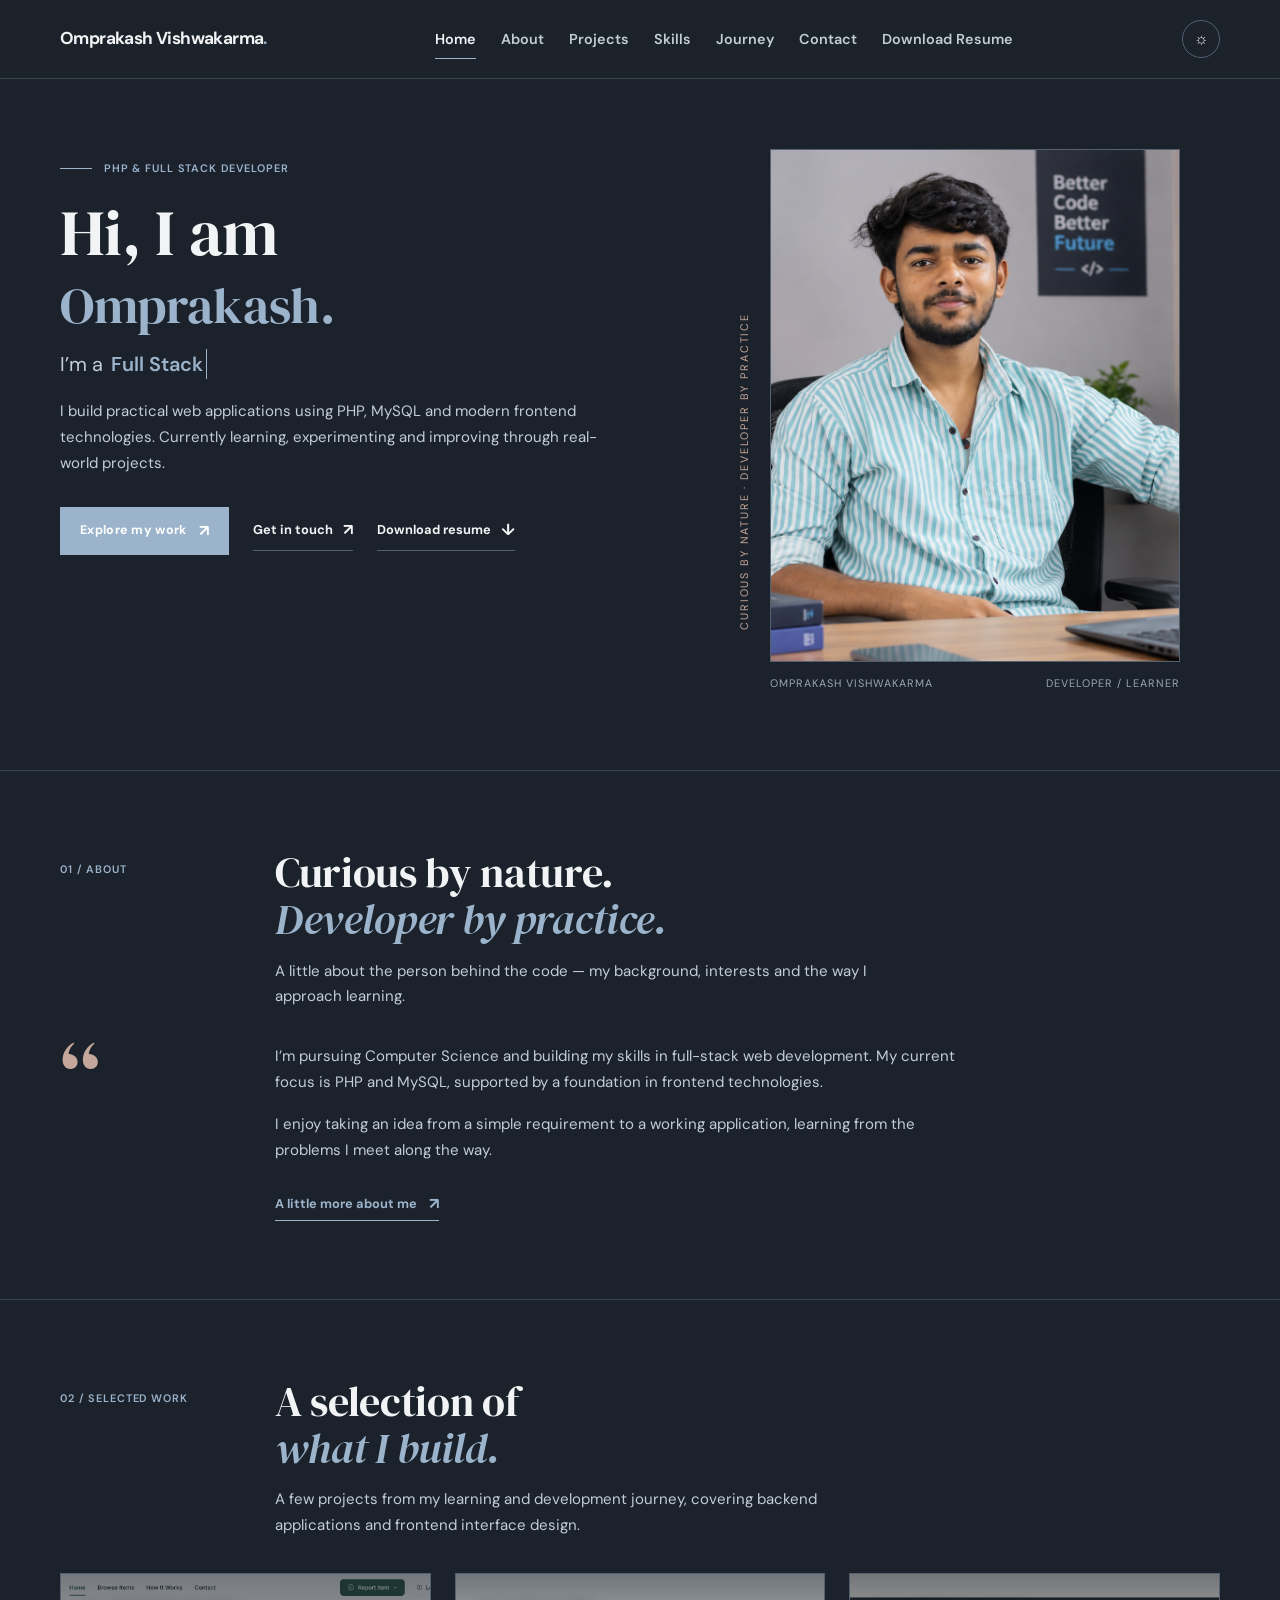
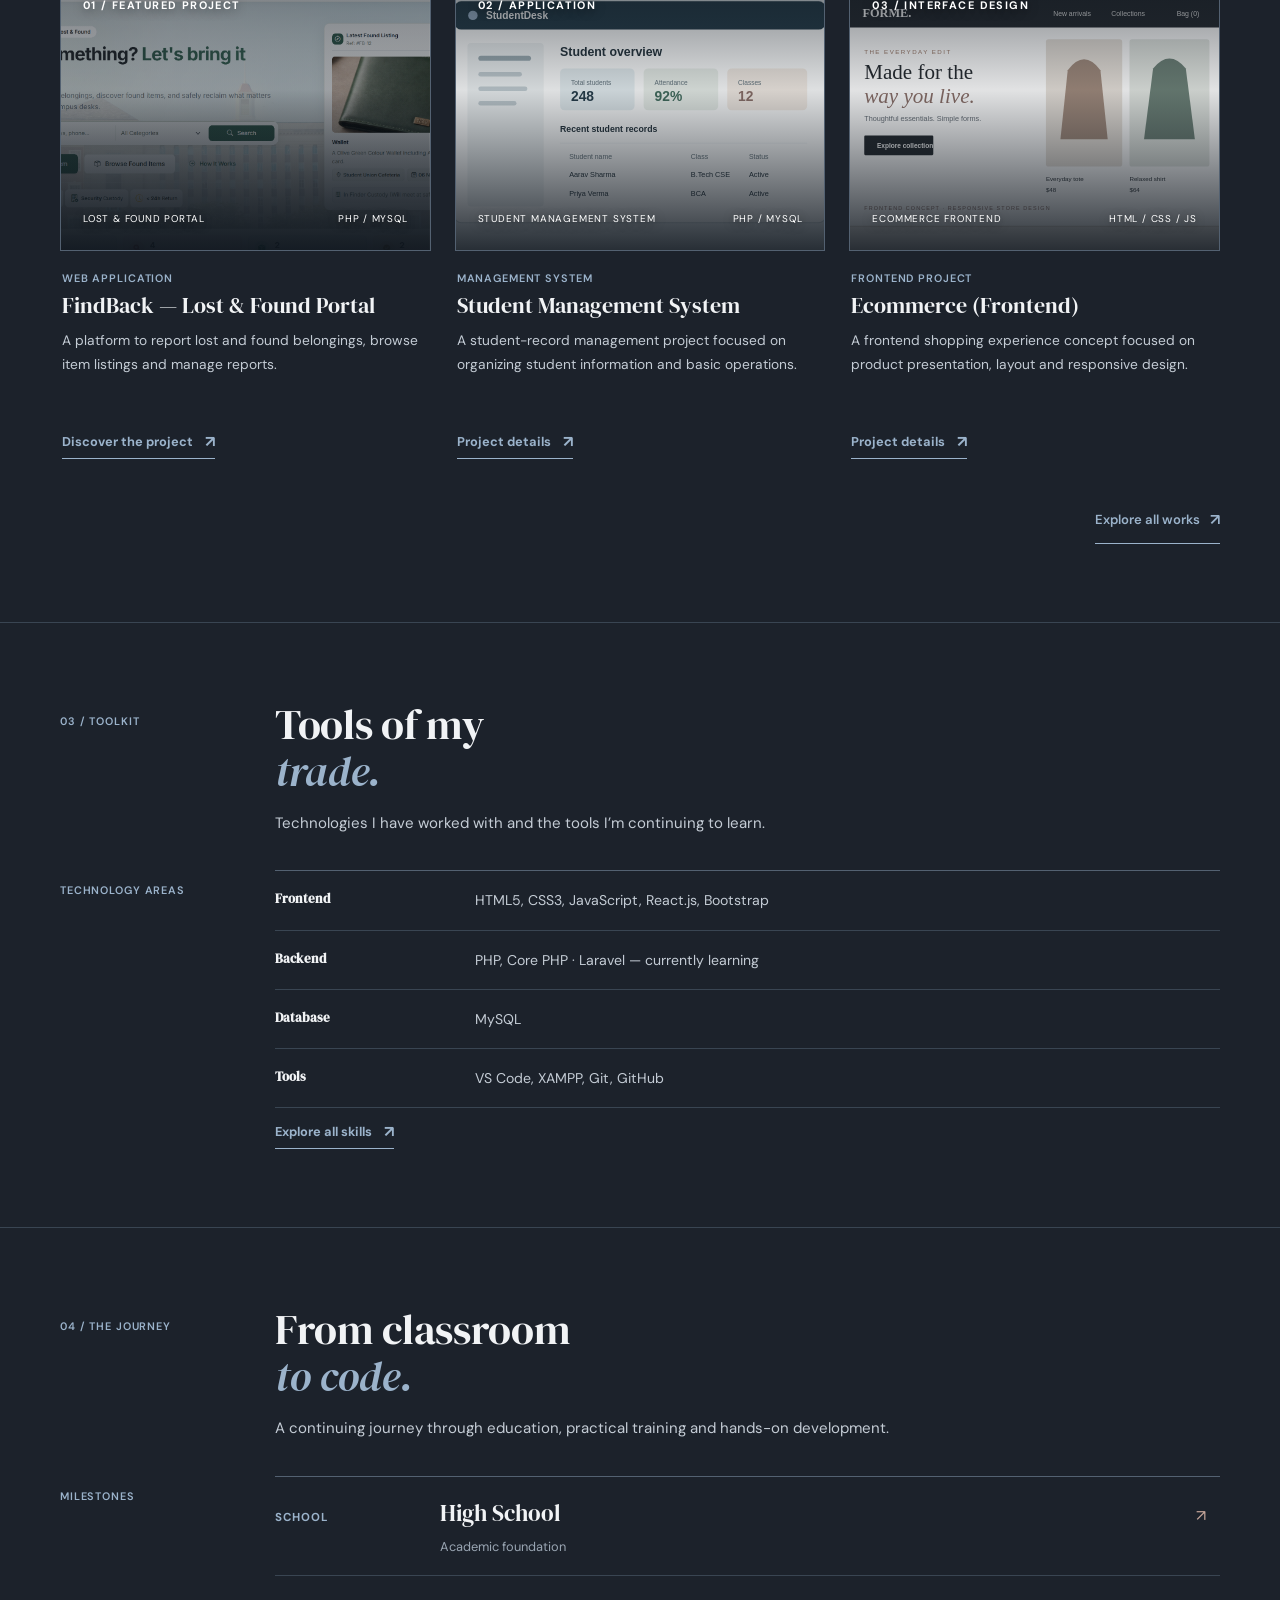
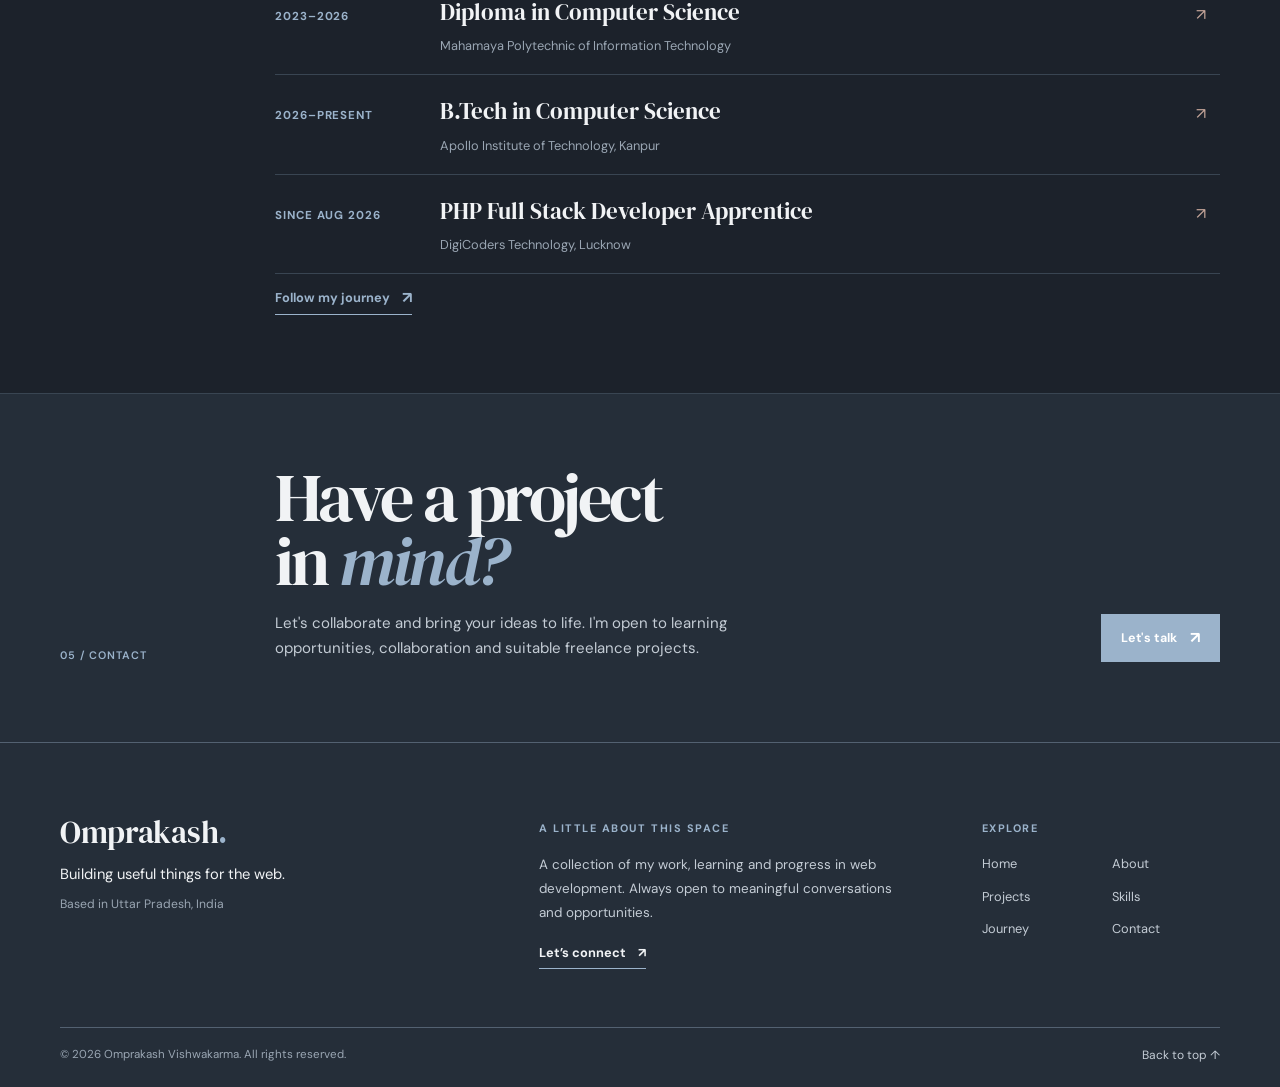
<file: index.html>
<!doctype html>
<html lang="en" data-theme="dark">

<head>
  <meta charset="utf-8">
  <meta name="viewport" content="width=device-width, initial-scale=1">
  <link rel="icon" type="image/x-icon" href="favicon.ico">
  <link rel="apple-touch-icon" href="favicon-180.png">
  <meta name="theme-color" content="#263746">
  <meta name="description"
    content="Omprakash Vishwakarma — PHP developer and Computer Science student building practical web applications.">
  <title>Omprakash Vishwakarma — PHP Developer</title>
  <link rel="preconnect" href="https://fonts.googleapis.com">
  <link rel="preconnect" href="https://fonts.gstatic.com" crossorigin>
  <link
    href="https://fonts.googleapis.com/css2?family=DM+Sans:wght@400;500;600;700;800&family=DM+Serif+Display:ital@0;1&display=swap"
    rel="stylesheet">
  <link rel="stylesheet" href="css/common.css">
  <link rel="stylesheet" href="css/index.css">
  <script>try { document.documentElement.dataset.theme = localStorage.getItem('omprakash-theme') || 'dark'; } catch (e) { document.documentElement.dataset.theme = 'dark'; }</script>
  <link rel="stylesheet" href="css/typography.css">
</head>

<body id="top">
  <div id="preloader">
    <div class="loader-content">
      <span class="loader-name">OV</span>
      <div class="loader-line">
        <span></span>
      </div>
      <p>LOADING EXPERIENCE</p>
    </div>
  </div>
  <header class="site-header">
    <div class="wrap header-inner">
      <a class="wordmark" href="index.html" aria-label="Er. Omprakash Vishwakarma home">Omprakash
        Vishwakarma<span>.</span></a>
      <div class="nav-wrap" data-primary-nav>
        <nav class="primary-nav" aria-label="Main navigation">
          <a href="index.html" aria-current="page">Home</a>
          <a href="about.html">About</a>
          <a href="projects.html">Projects</a>
          <a href="skills.html">Skills</a>
          <a href="journey.html">Journey</a>
          <a href="contact.html">Contact</a><a class="nav-resume-link" href="resume/Omprakash_Vishwakarma_Resume.pdf"
            download="Omprakash_Vishwakarma_Resume.pdf" aria-label="Download resume PDF">Download Resume</a>
        </nav>

      </div>
      <div class="header-tools"><button class="theme-toggle" type="button" data-theme-toggle
          aria-label="Switch theme">◐</button></div>
      <button class="menu-toggle" type="button" data-menu-toggle aria-label="Open navigation"
        aria-expanded="false">☰</button>
    </div>
  </header>

  <main>
    <section class="hero">
      <div class="wrap hero-grid">
        <div class="hero-copy reveal">
          <div class="hero-kicker eyebrow">PHP &amp; Full Stack Developer</div>
          <h1 class="home-hero-title">Hi, I am<br><em>Omprakash.</em></h1>
          <p class="hero-role-line">
            <span class="hero-role-prefix">I’m a</span>
            <span class="changing-role" data-changing-role aria-live="polite">Frontend Developer</span>
          </p>
          <p class="hero-intro">I build practical web applications using PHP, MySQL and modern frontend technologies.
            Currently learning, experimenting and improving through real-world projects.</p>
          <div class="hero-actions">
            <a class="button" href="projects.html">Explore my work <span class="arrow">↗</span></a>
            <a class="button-quiet" href="contact.html">Get in touch <span class="arrow">↗</span></a>
            <a class="button-quiet resume-download" href="resume/Omprakash_Vishwakarma_Resume.pdf"
              download="Omprakash_Vishwakarma_Resume.pdf" aria-label="Download Omprakash Vishwakarma resume">Download
              resume <span class="arrow" aria-hidden="true">↓</span></a>
          </div>
        </div>
        <figure class="hero-portrait reveal">
          <div class="portrait-frame">
            <img src="images/om.png" alt="Portrait placeholder — replace with Omprakash's professional photograph">
          </div>
          <figcaption class="portrait-caption"><span>Omprakash Vishwakarma</span><span>Developer / Learner</span>
          </figcaption>
          <span class="portrait-side-note">Curious by nature · Developer by practice</span>
        </figure>
      </div>
    </section>

    <section class="home-section" aria-labelledby="about-heading">
      <div class="wrap">
        <div class="section-heading reveal">
          <div class="section-index">01 / About</div>
          <div>
            <h2 class="section-title" id="about-heading">Curious by nature.<br><em>Developer by practice.</em></h2>
            <p class="section-deck">A little about the person behind the code — my background, interests and the way I
              approach learning.</p>
          </div>
        </div>
        <div class="about-preview reveal">
          <div class="about-mark" aria-hidden="true">“</div>
          <div class="about-copy">
            <p>I’m pursuing Computer Science and building my skills in full-stack web development. My current focus is
              PHP and MySQL, supported by a foundation in frontend technologies.</p>
            <p>I enjoy taking an idea from a simple requirement to a working application, learning from the problems I
              meet along the way.</p>
            <a class="inline-link" href="about.html">A little more about me <span class="arrow">↗</span></a>
          </div>
        </div>
      </div>
    </section>

    <section class="home-section" aria-labelledby="projects-heading">
      <div class="wrap">
        <div class="section-heading reveal">
          <div class="section-index">02 / Selected work</div>
          <div>
            <h2 class="section-title" id="projects-heading">A selection of<br><em>what I build.</em></h2>
            <p class="section-deck">A few projects from my learning and development journey, covering backend
              applications and frontend interface design.</p>
          </div>
        </div>
        <div class="home-project-grid">
          <article class="home-project-card reveal">
            <a class="home-project-image findback-card-image" href="projects.html" aria-label="View FindBack project">
              <span class="home-project-number">01 / Featured project</span>
              <!-- <span class="home-project-image-title">FindBack<span>.</span></span> -->
              <span class="home-project-image-meta"><span>Lost &amp; Found Portal</span><span>PHP / MySQL</span></span>
            </a>
            <div class="home-project-copy">
              <div class="eyebrow">Web application</div>
              <h3>FindBack — Lost &amp; Found Portal</h3>
              <p>A platform to report lost and found belongings, browse item listings and manage reports.</p>
              <a class="inline-link" href="projects.html">Discover the project <span class="arrow">↗</span></a>
            </div>
          </article>

          <article class="home-project-card reveal">
            <a class="home-project-image" href="projects.html#student-management"
              aria-label="View Student Management System project">
              <span class="home-project-number">02 / Application</span>
              <img src="images/student-management-visual.svg" alt="Illustrative student management dashboard visual">
              <span class="home-project-image-meta"><span>Student Management System</span><span>PHP /
                  MySQL</span></span>
            </a>
            <div class="home-project-copy">
              <div class="eyebrow">Management system</div>
              <h3>Student Management System</h3>
              <p>A student-record management project focused on organizing student information and basic operations.</p>
              <a class="inline-link" href="projects.html#student-management">Project details <span
                  class="arrow">↗</span></a>
            </div>
          </article>

          <article class="home-project-card reveal">
            <a class="home-project-image" href="projects.html#ecommerce-frontend"
              aria-label="View Ecommerce frontend project">
              <span class="home-project-number">03 / Interface design</span>
              <img src="images/ecommerce-visual.svg" alt="Illustrative ecommerce storefront frontend visual">
              <span class="home-project-image-meta"><span>Ecommerce Frontend</span><span>HTML / CSS / JS</span></span>
            </a>
            <div class="home-project-copy">
              <div class="eyebrow">Frontend project</div>
              <h3>Ecommerce (Frontend)</h3>
              <p>A frontend shopping experience concept focused on product presentation, layout and responsive design.
              </p>
              <a class="inline-link" href="projects.html#ecommerce-frontend">Project details <span
                  class="arrow">↗</span></a>
            </div>
          </article>
        </div>
        <div class="home-project-cta">
          <a class="button-quiet" href="projects.html">
            Explore all works <span class="arrow">↗</span>
          </a>
        </div>
      </div>
    </section>

    <section class="home-section" aria-labelledby="skills-heading">
      <div class="wrap">
        <div class="section-heading reveal">
          <div class="section-index">03 / Toolkit</div>
          <div>
            <h2 class="section-title" id="skills-heading">Tools of my<br><em>trade.</em></h2>
            <p class="section-deck">Technologies I have worked with and the tools I’m continuing to learn.</p>
          </div>
        </div>
        <div class="skills-preview reveal">
          <div class="section-index">Technology areas</div>
          <div class="skill-lines">
            <div class="skill-line">
              <h3>Frontend</h3>
              <p>HTML5, CSS3, JavaScript, React.js, Bootstrap</p>
            </div>
            <div class="skill-line">
              <h3>Backend</h3>
              <p>PHP, Core PHP · Laravel — currently learning</p>
            </div>
            <div class="skill-line">
              <h3>Database</h3>
              <p>MySQL</p>
            </div>
            <div class="skill-line">
              <h3>Tools</h3>
              <p>VS Code, XAMPP, Git, GitHub</p>
            </div>
            <a class="inline-link" href="skills.html">Explore all skills <span class="arrow">↗</span></a>
          </div>
        </div>
      </div>
    </section>

    <section class="home-section" aria-labelledby="journey-heading">
      <div class="wrap">
        <div class="section-heading reveal">
          <div class="section-index">04 / The journey</div>
          <div>
            <h2 class="section-title" id="journey-heading">From classroom<br><em>to code.</em></h2>
            <p class="section-deck">A continuing journey through education, practical training and hands-on development.
            </p>
          </div>
        </div>
        <div class="journey-preview reveal">
          <div class="section-index">Milestones</div>
          <div class="journey-list">
            <div class="journey-row"><time>School</time>
              <div>
                <h3>High School</h3>
                <p>Academic foundation</p>
              </div><span class="arrow">↗</span>
            </div>
            <div class="journey-row"><time>2023–2026</time>
              <div>
                <h3>Diploma in Computer Science</h3>
                <p>Mahamaya Polytechnic of Information Technology</p>
              </div><span class="arrow">↗</span>
            </div>
            <div class="journey-row"><time>2026–Present</time>
              <div>
                <h3>B.Tech in Computer Science</h3>
                <p>Apollo Institute of Technology, Kanpur</p>
              </div><span class="arrow">↗</span>
            </div>
            <div class="journey-row"><time>Since Aug 2026</time>
              <div>
                <h3>PHP Full Stack Developer Apprentice</h3>
                <p>DigiCoders Technology, Lucknow</p>
              </div><span class="arrow">↗</span>
            </div>
            <a class="inline-link" href="journey.html">Follow my journey <span class="arrow">↗</span></a>
          </div>
        </div>
      </div>
    </section>

    <section class="contact-band" aria-labelledby="contact-heading">
      <div class="wrap contact-band-inner reveal">
        <div class="section-index">05 / Contact</div>
        <div>
          <h2 id="contact-heading">Have a project<br>in <em>mind?</em></h2>
          <p>Let's collaborate and bring your ideas to life. I'm open to learning opportunities, collaboration and
            suitable freelance projects.</p>
        </div>
        <a class="button" href="contact.html">Let's talk <span class="arrow">↗</span></a>
      </div>
    </section>
  </main>

  <footer class="site-footer">
    <div class="wrap footer-inner">
      <div class="footer-main">
        <div class="footer-brand-block">
          <a aria-label="Omprakash Vishwakarma — back to homepage" class="footer-name"
            href="index.html">Omprakash<span>.</span></a>
          <p class="footer-tagline">Building useful things for the web.</p>
          <p class="footer-location">Based in Uttar Pradesh, India</p>
        </div>
        <div class="footer-note">
          <span class="footer-label">A little about this space</span>
          <p>A collection of my work, learning and progress in web development. Always open to meaningful conversations
            and opportunities.</p>
          <a class="footer-contact-link" href="contact.html">Let’s connect <span aria-hidden="true">↗</span></a>
        </div>
        <nav class="footer-navigation" aria-label="Footer navigation">
          <span class="footer-label">Explore</span>
          <div class="footer-links">
            <a href="index.html">Home</a>
            <a href="about.html">About</a>
            <a href="projects.html">Projects</a>
            <a href="skills.html">Skills</a>
            <a href="journey.html">Journey</a>
            <a href="contact.html">Contact</a>
          </div>
        </nav>
      </div>
      <div class="footer-bottom">
        <span class="footer-meta">© <span data-current-year>2026</span> Omprakash Vishwakarma. All rights
          reserved.</span>
        <a class="back-to-top" href="#top" onclick="window.scrollTo({top:0,behavior:'smooth'}); return false;">Back to
          top ↑</a>
      </div>
    </div>
  </footer>
  <script src="js/main.js"></script>
</body>

</html>
</file>
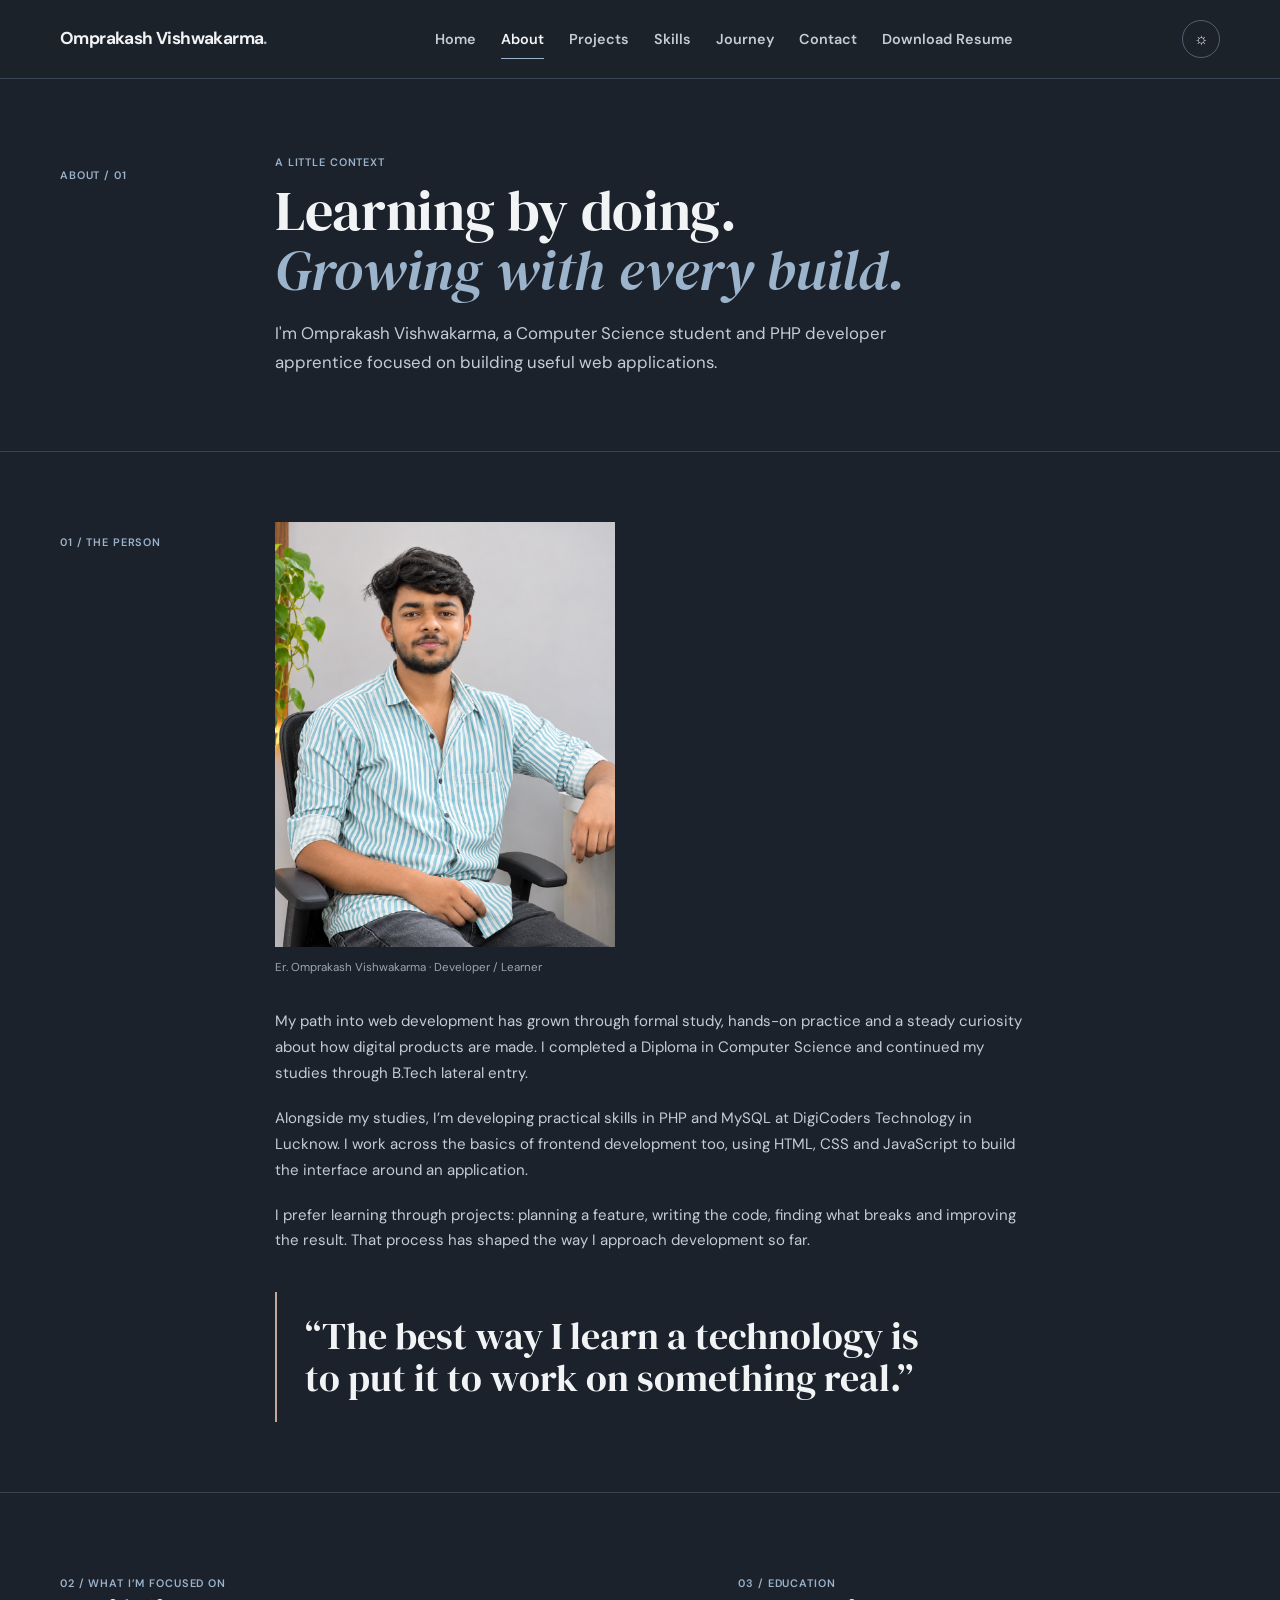
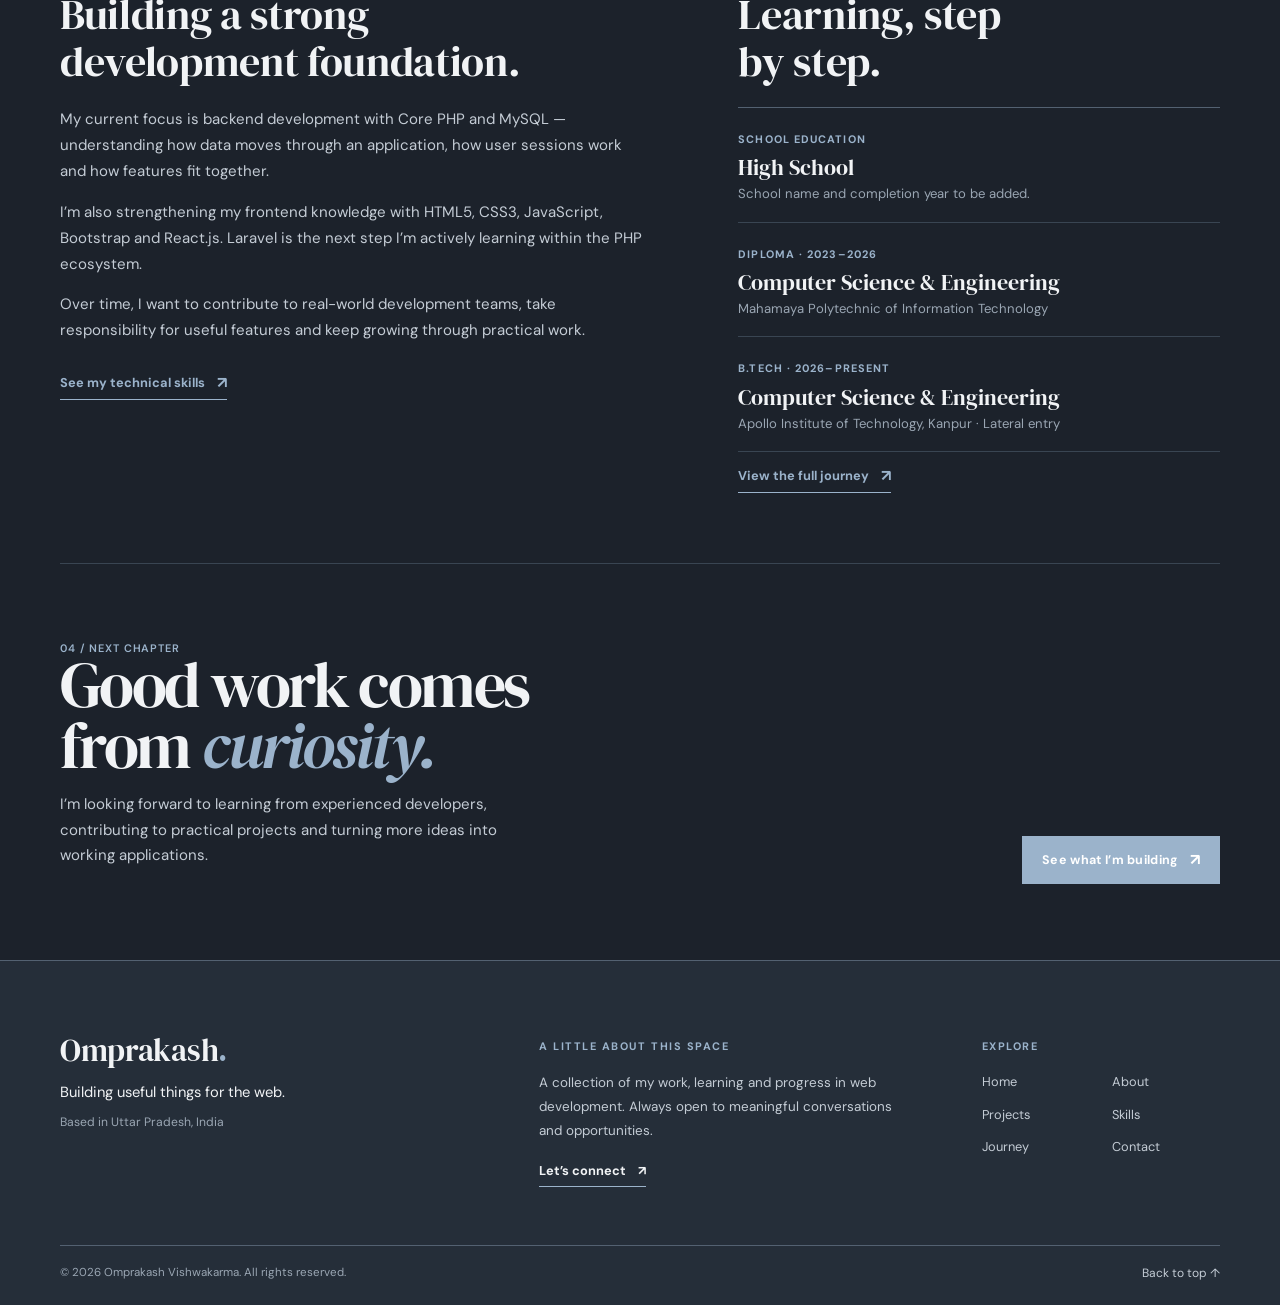
<file: about.html>
<!doctype html>
<html lang="en" data-theme="dark">
<head>
  <meta charset="utf-8">
  <meta name="viewport" content="width=device-width, initial-scale=1">
  <link rel="icon" type="image/x-icon" href="favicon.ico">
  <link rel="apple-touch-icon" href="favicon-180.png">
  <meta name="theme-color" content="#263746">
  <meta name="description" content="About Omprakash Vishwakarma — Computer Science student and PHP developer.">
  <title>About — Omprakash Vishwakarma</title>
  <link rel="preconnect" href="https://fonts.googleapis.com">
  <link rel="preconnect" href="https://fonts.gstatic.com" crossorigin>
  <link href="https://fonts.googleapis.com/css2?family=DM+Sans:wght@400;500;600;700;800&family=DM+Serif+Display:ital@0;1&display=swap" rel="stylesheet">
  <link rel="stylesheet" href="css/common.css">
    <link rel="stylesheet" href="css/about.css">
  <script>try{document.documentElement.dataset.theme=localStorage.getItem('omprakash-theme')||'dark';}catch(e){document.documentElement.dataset.theme='dark';}</script>
  <link rel="stylesheet" href="css/typography.css">
</head>
<body id="top">
<header class="site-header">
  <div class="wrap header-inner">
    <a class="wordmark" href="index.html" aria-label="Er. Omprakash Vishwakarma home">Omprakash Vishwakarma<span>.</span></a>
    <div class="nav-wrap" data-primary-nav>
      <nav class="primary-nav" aria-label="Main navigation">
        <a href="index.html">Home</a><a href="about.html" aria-current="page">About</a>
        <a href="projects.html">Projects</a><a href="skills.html">Skills</a>
        <a href="journey.html">Journey</a><a href="contact.html">Contact</a><a class="nav-resume-link" href="resume/Omprakash_Vishwakarma_Resume.pdf" download="Omprakash_Vishwakarma_Resume.pdf" aria-label="Download resume PDF">Download Resume</a>
      </nav>
      
    </div>
    <div class="header-tools"><button class="theme-toggle" type="button" data-theme-toggle aria-label="Switch theme">◐</button></div>
    <button class="menu-toggle" type="button" data-menu-toggle aria-label="Open navigation" aria-expanded="false">☰</button>
  </div>
</header>

<main>
  <section class="page-intro">
    <div class="wrap page-intro-grid">
      <div class="section-index">About / 01</div>
      <div class="reveal">
        <div class="eyebrow">A little context</div>
        <h1>Learning by doing.<br><em>Growing with every build.</em></h1>
        <p class="intro-lead">I'm Omprakash Vishwakarma, a Computer Science student and PHP developer apprentice focused on building useful web applications.</p>
      </div>
    </div>
  </section>

  <section class="about-story">
    <div class="wrap story-grid">
      <div class="section-index">01 / The person</div>
      <div class="story-copy reveal">
        <figure class="about-portrait">
          <img src="images/about-image.png" alt="Profile photo placeholder for Er. Omprakash Vishwakarma">
          <figcaption>Er. Omprakash Vishwakarma · Developer / Learner</figcaption>
        </figure>
        <p>My path into web development has grown through formal study, hands-on practice and a steady curiosity about how digital products are made. I completed a Diploma in Computer Science and continued my studies through B.Tech lateral entry.</p>
        <p>Alongside my studies, I’m developing practical skills in PHP and MySQL at DigiCoders Technology in Lucknow. I work across the basics of frontend development too, using HTML, CSS and JavaScript to build the interface around an application.</p>
        <p>I prefer learning through projects: planning a feature, writing the code, finding what breaks and improving the result. That process has shaped the way I approach development so far.</p>
        <blockquote class="story-quote">“The best way I learn a technology is to put it to work on something real.”</blockquote>
      </div>
    </div>
  </section>

  <section class="wrap about-columns">
    <div class="about-column reveal">
      <div class="section-index">02 / What I’m focused on</div>
      <h2>Building a strong<br>development foundation.</h2>
      <p>My current focus is backend development with Core PHP and MySQL — understanding how data moves through an application, how user sessions work and how features fit together.</p>
      <p>I’m also strengthening my frontend knowledge with HTML5, CSS3, JavaScript, Bootstrap and React.js. Laravel is the next step I’m actively learning within the PHP ecosystem.</p>
      <p>Over time, I want to contribute to real-world development teams, take responsibility for useful features and keep growing through practical work.</p>
      <a class="inline-link" href="skills.html">See my technical skills <span class="arrow">↗</span></a>
    </div>
    <div class="about-column reveal">
      <div class="section-index">03 / Education</div>
      <h2>Learning, step<br>by step.</h2>
      <div class="education-list">
        <div class="education-item">
          <small>School education</small>
          <h3>High School</h3>
          <p>School name and completion year to be added.</p>
        </div>
        <div class="education-item">
          <small>Diploma · 2023–2026</small>
          <h3>Computer Science & Engineering</h3>
          <p>Mahamaya Polytechnic of Information Technology</p>
        </div>
        <div class="education-item">
          <small>B.Tech · 2026–Present</small>
          <h3>Computer Science & Engineering</h3>
          <p>Apollo Institute of Technology, Kanpur · Lateral entry</p>
        </div>
      </div>
      <a class="inline-link" href="journey.html">View the full journey <span class="arrow">↗</span></a>
    </div>
  </section>

  <section class="about-end">
    <div class="wrap about-end-inner reveal">
      <div>
        <div class="section-index">04 / Next chapter</div>
        <h2>Good work comes<br>from <em>curiosity.</em></h2>
        <p>I’m looking forward to learning from experienced developers, contributing to practical projects and turning more ideas into working applications.</p>
      </div>
      <a class="button" href="projects.html">See what I’m building <span class="arrow">↗</span></a>
    </div>
  </section>
</main>

<footer class="site-footer">
  <div class="wrap footer-inner">
    <div class="footer-main">
      <div class="footer-brand-block">
        <a aria-label="Omprakash Vishwakarma — back to homepage" class="footer-name" href="index.html">Omprakash<span>.</span></a>
        <p class="footer-tagline">Building useful things for the web.</p>
        <p class="footer-location">Based in Uttar Pradesh, India</p>
      </div>
      <div class="footer-note">
        <span class="footer-label">A little about this space</span>
        <p>A collection of my work, learning and progress in web development. Always open to meaningful conversations and opportunities.</p>
        <a class="footer-contact-link" href="contact.html">Let’s connect <span aria-hidden="true">↗</span></a>
      </div>
      <nav class="footer-navigation" aria-label="Footer navigation">
        <span class="footer-label">Explore</span>
        <div class="footer-links">
          <a href="index.html">Home</a>
          <a href="about.html">About</a>
          <a href="projects.html">Projects</a>
          <a href="skills.html">Skills</a>
          <a href="journey.html">Journey</a>
          <a href="contact.html">Contact</a>
        </div>
      </nav>
    </div>
    <div class="footer-bottom">
      <span class="footer-meta">© <span data-current-year>2026</span> Omprakash Vishwakarma. All rights reserved.</span>
      <a class="back-to-top" href="#top" onclick="window.scrollTo({top:0,behavior:'smooth'}); return false;">Back to top ↑</a>
    </div>
  </div>
</footer>
<script src="js/main.js"></script>
</body>
</html>
</file>
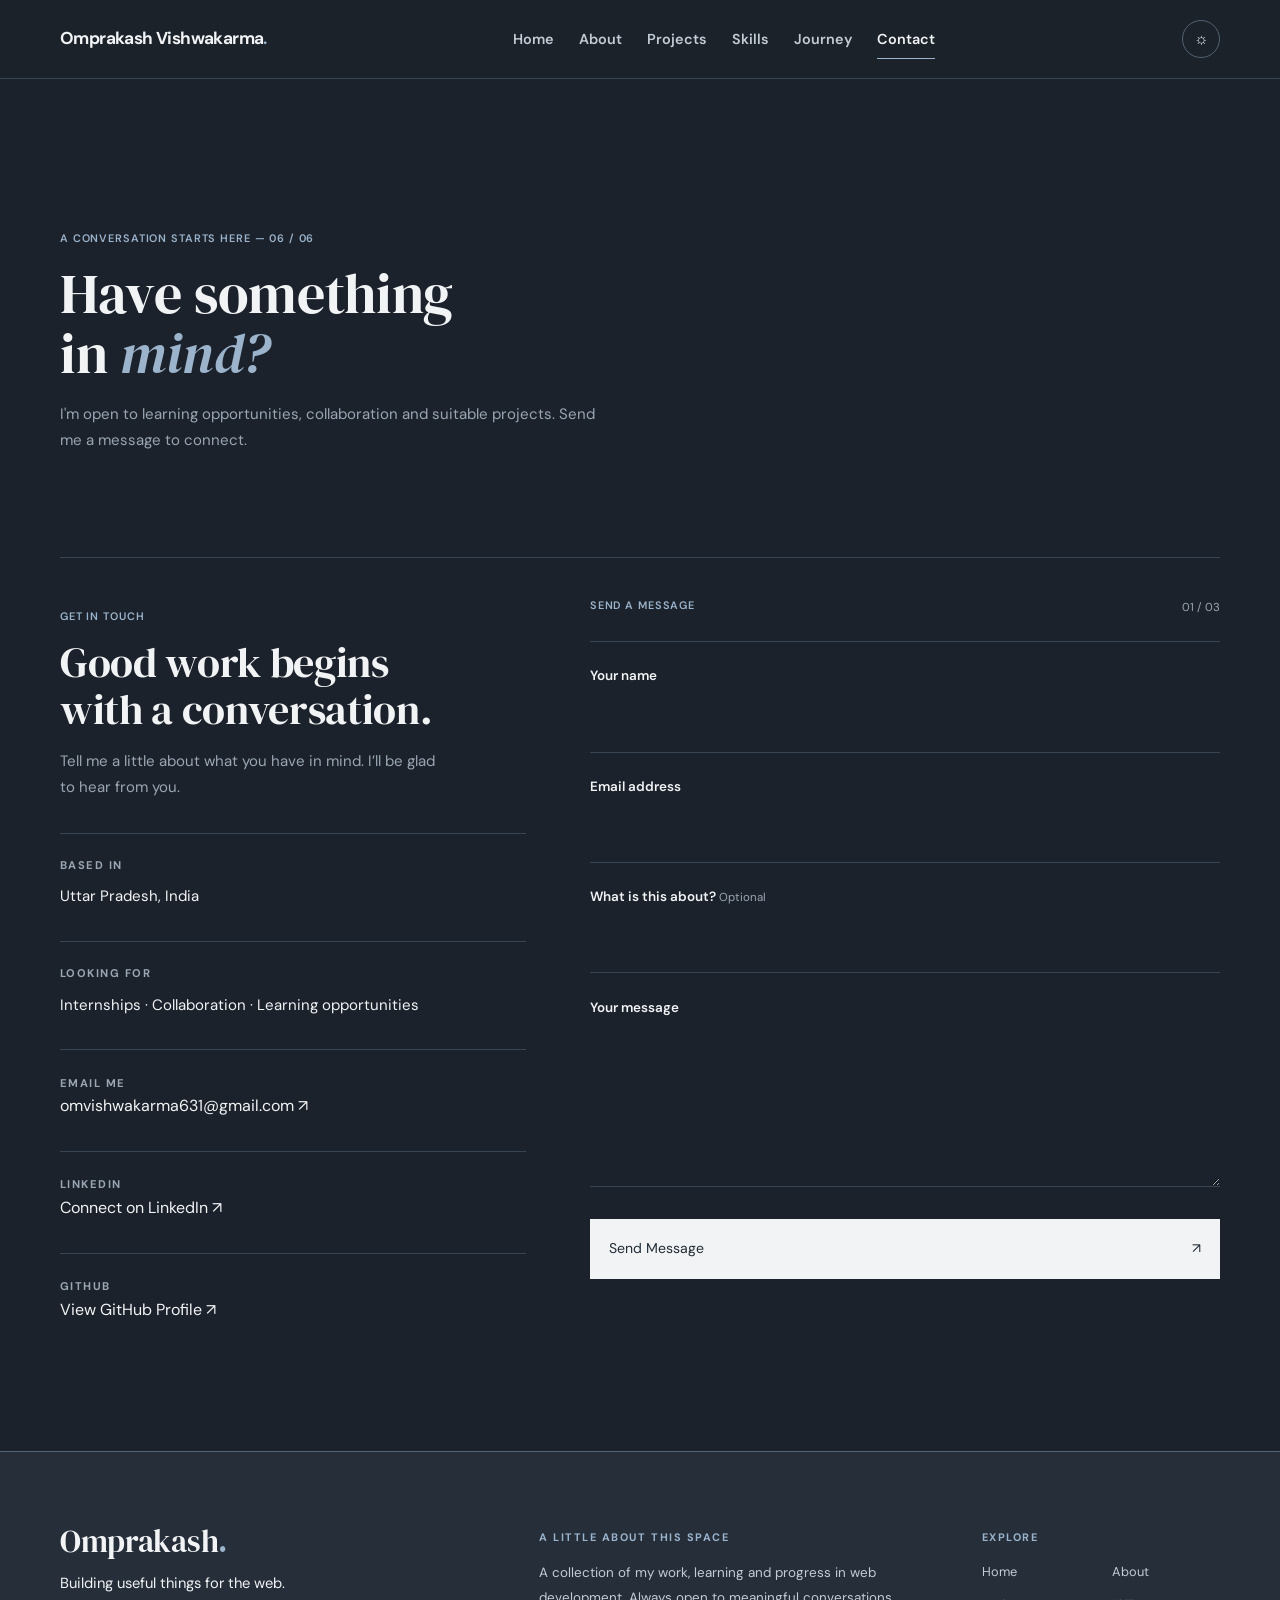
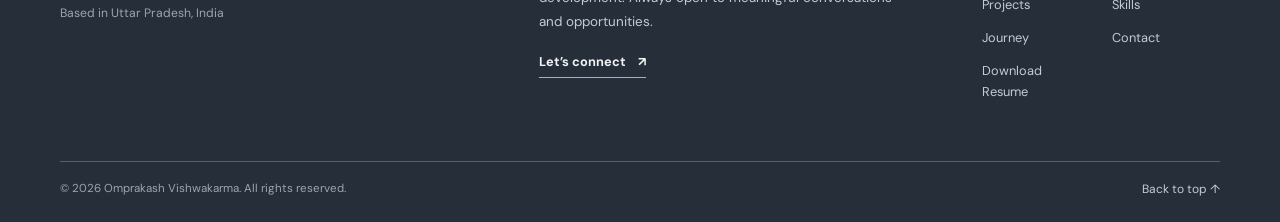
<file: contact.html>
<!DOCTYPE html>
<html lang="en" data-theme="dark">

<head>
  <meta charset="UTF-8">
  <meta name="viewport" content="width=device-width, initial-scale=1.0">
  <link rel="icon" type="image/x-icon" href="favicon.ico">
  <link rel="apple-touch-icon" href="favicon-180.png">
  <meta name="theme-color" content="#263746">
  <meta name="description"
    content="Get in touch with Omprakash Vishwakarma for collaboration and learning opportunities.">
  <meta name="author" content="Omprakash Vishwakarma">
  <meta name="robots" content="index, follow">

  <meta property="og:title" content="Contact — Omprakash Vishwakarma">
  <meta property="og:description"
    content="Connect with Omprakash Vishwakarma for PHP development, internships and collaboration.">
  <meta property="og:type" content="website">
  <meta property="og:url" content="https://omprakash-portfolio-1234om.vercel.app/contact.html">

  <title>Contact — Omprakash Vishwakarma</title>
  <link rel="preconnect" href="https://fonts.googleapis.com">
  <link rel="preconnect" href="https://fonts.gstatic.com" crossorigin>
  <link
    href="https://fonts.googleapis.com/css2?family=DM+Sans:wght@400;500;600;700;800&family=DM+Serif+Display:ital@0;1&display=swap"
    rel="stylesheet">
  <link rel="stylesheet" href="css/common.css">
  <link rel="stylesheet" href="css/typography.css">
  <link rel="stylesheet" href="css/contact.css">
  <script src="js/main.js" defer></script>
  <script src="js/contact.js" defer></script>
</head>

<body id="top" class="contact-page">
  <header class="site-header">
    <div class="wrap header-inner">
      <a class="wordmark" href="index.html" aria-label="Er. Omprakash Vishwakarma home">Omprakash
        Vishwakarma<span>.</span></a>
      <div class="nav-wrap" data-primary-nav>
        <nav class="primary-nav" aria-label="Main navigation">
          <a href="index.html">Home</a><a href="about.html">About</a><a href="projects.html">Projects</a><a
            href="skills.html">Skills</a><a href="journey.html">Journey</a><a href="contact.html"
            aria-current="page">Contact</a>
        </nav>

      </div>
      <div class="header-tools"><button class="theme-toggle" type="button" data-theme-toggle
          aria-label="Switch theme">◐</button></div>
      <button class="menu-toggle" type="button" data-menu-toggle aria-label="Open navigation"
        aria-expanded="false">☰</button>
    </div>
  </header>

  <main>
    <section class="contact-intro page-shell reveal">
      <p class="eyebrow">A conversation starts here <span>— 06 / 06</span></p>
      <h1>Have something<br>in <em>mind?</em></h1>
      <p class="contact-lede">I'm open to learning opportunities, collaboration and suitable projects. Send me a message
        to connect.</p>
    </section>

    <section class="contact-layout page-shell">
      <div class="contact-aside reveal">
        <p class="eyebrow">Get in touch</p>
        <h2>Good work begins<br>with a conversation.</h2>
        <p class="contact-aside-copy">Tell me a little about what you have in mind. I’ll be glad to hear from you.</p>
        <div class="contact-detail">
          <span class="detail-label">Based in</span>
          <p>Uttar Pradesh, India</p>
        </div>
        <div class="contact-detail">
          <span class="detail-label">Looking for</span>
          <p>Internships · Collaboration · Learning opportunities</p>
        </div>
        <div class="contact-social-links">
          <div class="contact-detail">
            <p class="detail-label">Email me</p>
            <a href="mailto:YOUR_EMAIL@gmail.com">
              omvishwakarma631@gmail.com ↗
            </a>
          </div>

          <div class="contact-detail">
            <p class="detail-label">LinkedIn</p>
            <a href="https://www.linkedin.com/in/YOUR_PROFILE/" target="_blank" rel="noopener noreferrer">
              Connect on LinkedIn ↗
            </a>
          </div>

          <div class="contact-detail">
            <p class="detail-label">GitHub</p>
            <a href="https://github.com/YOUR_USERNAME" target="_blank" rel="noopener noreferrer">
              View GitHub Profile ↗
            </a>
          </div>
        </div>
      </div>

      <form class="contact-form reveal" id="contactForm" novalidate>
        <div class="form-heading">
          <span class="eyebrow">Send a message</span>
          <span class="form-index">01 / 03</span>
        </div>
        <label for="contactName">Your name</label>
        <input id="contactName" name="name" type="text" maxlength="80" required>
        <label for="contactEmail">Email address</label>
        <input id="contactEmail" name="email" type="email" maxlength="254" required>
        <label for="contactSubject">What is this about? <span class="optional-label">Optional</span></label>
        <input id="contactSubject" name="subject" type="text" maxlength="120">
        <label for="contactMessage">Your message</label>
        <textarea id="contactMessage" name="message" rows="5" maxlength="3000" required></textarea>
        <button class="contact-submit" type="submit" id="submitBtn">
          Send Message <span aria-hidden="true">↗</span>
        </button>
        <p class="form-status" id="formStatus" role="status" aria-live="polite"></p>
      </form>
    </section>
  </main>

  <footer class="site-footer">
    <div class="wrap footer-inner">
      <div class="footer-main">
        <div class="footer-brand-block">
          <a aria-label="Omprakash Vishwakarma — back to homepage" class="footer-name"
            href="index.html">Omprakash<span>.</span></a>
          <p class="footer-tagline">Building useful things for the web.</p>
          <p class="footer-location">Based in Uttar Pradesh, India</p>
        </div>
        <div class="footer-note">
          <span class="footer-label">A little about this space</span>
          <p>A collection of my work, learning and progress in web development. Always open to meaningful conversations
            and opportunities.</p>
          <a class="footer-contact-link" href="contact.html">Let’s connect <span aria-hidden="true">↗</span></a>
        </div>
        <nav class="footer-navigation" aria-label="Footer navigation">
          <span class="footer-label">Explore</span>
          <div class="footer-links">
            <a href="index.html">Home</a>
            <a href="about.html">About</a>
            <a href="projects.html">Projects</a>
            <a href="skills.html">Skills</a>
            <a href="journey.html">Journey</a>
            <a href="contact.html">Contact</a><a class="nav-resume-link" href="resume/Omprakash_Vishwakarma_Resume.pdf"
              download="Omprakash_Vishwakarma_Resume.pdf" aria-label="Download resume PDF">Download Resume</a>
          </div>
        </nav>
      </div>
      <div class="footer-bottom">
        <span class="footer-meta">© <span data-current-year>2026</span> Omprakash Vishwakarma. All rights
          reserved.</span>
        <a class="back-to-top" href="#top" onclick="window.scrollTo({top:0,behavior:'smooth'}); return false;">Back to
          top ↑</a>
      </div>
    </div>
  </footer>
</body>

</html>
</file>
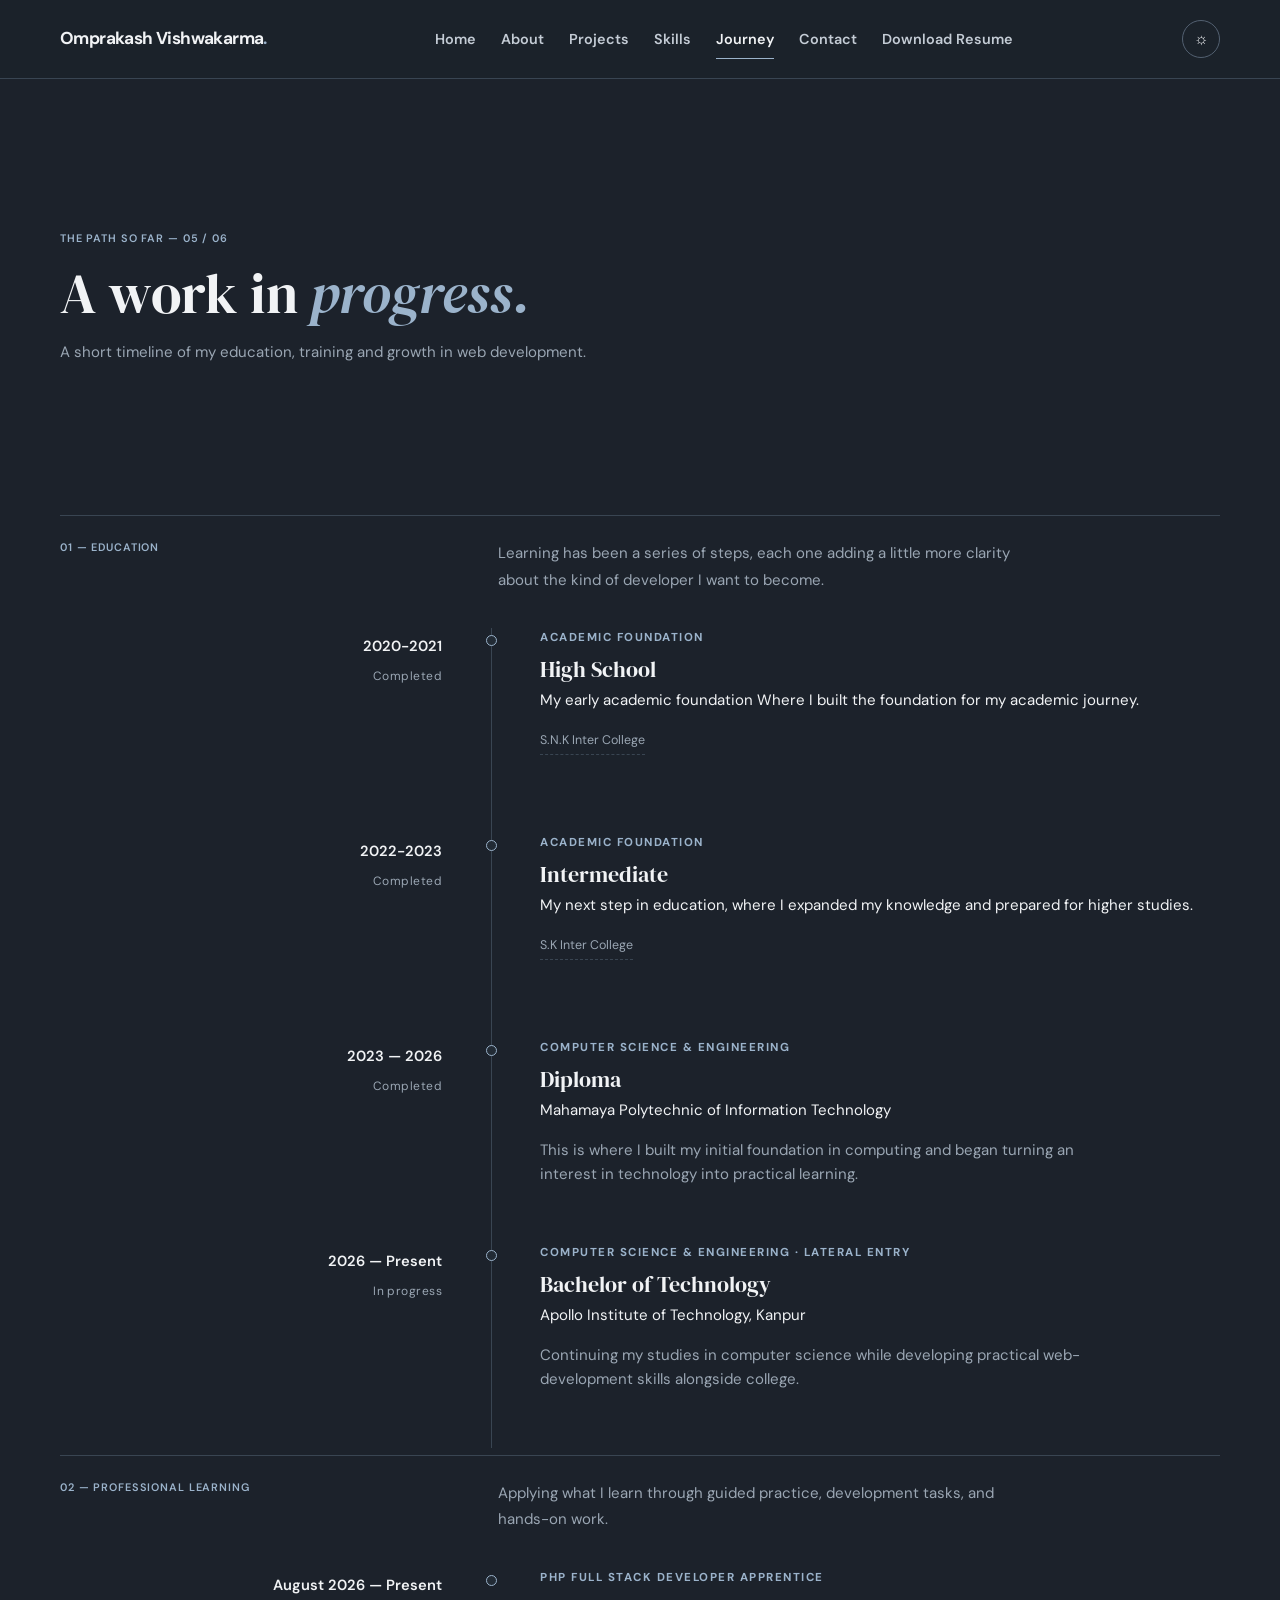
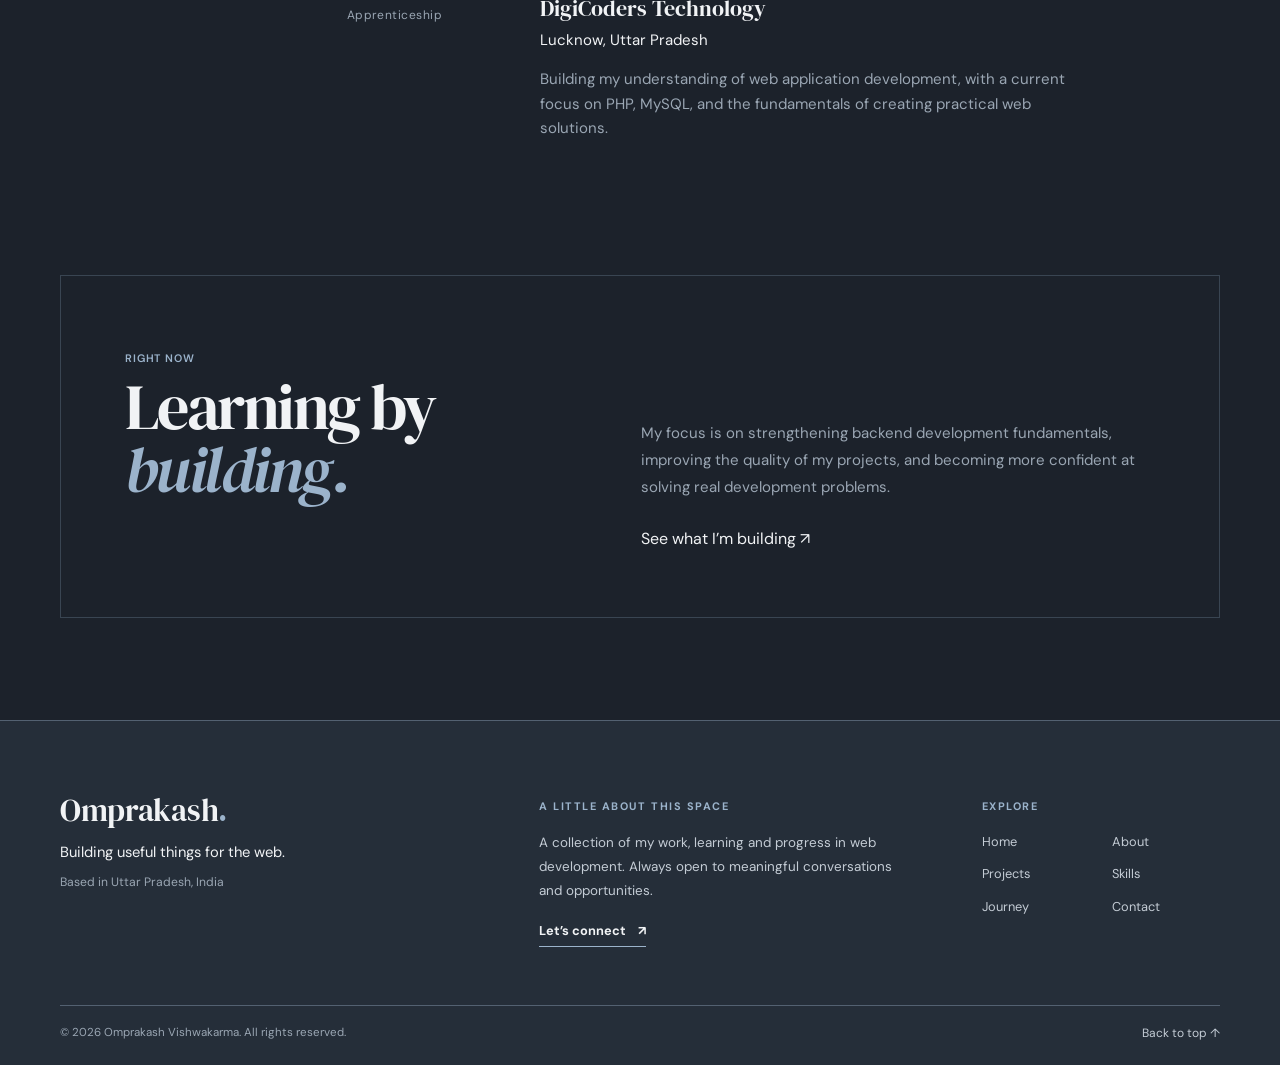
<file: journey.html>
<!DOCTYPE html>
<html lang="en" data-theme="dark">
<head>
  <meta charset="UTF-8">
  <meta name="viewport" content="width=device-width, initial-scale=1.0">
  <link rel="icon" type="image/x-icon" href="favicon.ico">
  <link rel="apple-touch-icon" href="favicon-180.png">
<link rel="apple-touch-icon" sizes="180x180" href="favicon-180.png">
<meta name="theme-color" content="#263746">
<meta name="description" content="The education and development journey of Omprakash Vishwakarma.">
  <title>Journey — Omprakash Vishwakarma</title>
  <link rel="preconnect" href="https://fonts.googleapis.com">
  <link rel="preconnect" href="https://fonts.gstatic.com" crossorigin>
  <link href="https://fonts.googleapis.com/css2?family=DM+Sans:wght@400;500;600;700;800&family=DM+Serif+Display:ital@0;1&display=swap" rel="stylesheet">
  <link rel="stylesheet" href="css/common.css">
    <link rel="stylesheet" href="css/journey.css">
  <script src="js/main.js" defer></script>
  <link rel="stylesheet" href="css/typography.css">
</head>
<body id="top" class="journey-page">
  <header class="site-header">
  <div class="wrap header-inner">
    <a class="wordmark" href="index.html" aria-label="Er. Omprakash Vishwakarma home">Omprakash Vishwakarma<span>.</span></a>
    <div class="nav-wrap" data-primary-nav>
      <nav class="primary-nav" aria-label="Main navigation">
        <a href="index.html">Home</a><a href="about.html">About</a><a href="projects.html">Projects</a><a href="skills.html">Skills</a><a href="journey.html" aria-current="page">Journey</a><a href="contact.html">Contact</a><a class="nav-resume-link" href="resume/Omprakash_Vishwakarma_Resume.pdf" download="Omprakash_Vishwakarma_Resume.pdf" aria-label="Download resume PDF">Download Resume</a>
      </nav>
      
    </div>
    <div class="header-tools"><button class="theme-toggle" type="button" data-theme-toggle aria-label="Switch theme">◐</button></div>
    <button class="menu-toggle" type="button" data-menu-toggle aria-label="Open navigation" aria-expanded="false">☰</button>
  </div>
</header>

  <main>
    <section class="journey-intro page-shell reveal">
      <p class="eyebrow">The path so far <span>— 05 / 06</span></p>
      <h1>A work in <em>progress.</em></h1>
      <p class="journey-lede">A short timeline of my education, training and growth in web development.</p>
    </section>

    <section class="journey-timeline page-shell" aria-label="Education and professional timeline">
      <div class="timeline-heading reveal">
        <span class="eyebrow">01 — Education</span>
        <p>Learning has been a series of steps, each one adding a little more clarity about the kind of developer I want to become.</p>
      </div>

      <article class="timeline-entry reveal">
        <div class="timeline-date"><span>2020-2021</span><small>Completed</small></div>
        <div class="timeline-marker"><i></i></div>
        <div class="timeline-copy">
          <p class="timeline-kicker">Academic Foundation</p>
          <h2>High School</h2>
          <p>My early academic foundation Where I built the foundation for my academic journey.</p>
          <span class="timeline-note">S.N.K Inter College</span>
        </div>
      </article>

      <article class="timeline-entry reveal">
        <div class="timeline-date"><span>2022-2023</span><small>Completed</small></div>
        <div class="timeline-marker"><i></i></div>
        <div class="timeline-copy">
          <p class="timeline-kicker">Academic Foundation</p>
          <h2>Intermediate</h2>
          <p>My next step in education, where I expanded my knowledge and prepared for higher studies.</p>
          <span class="timeline-note">S.K Inter College</span>
        </div>
      </article>
      
      <article class="timeline-entry reveal">
        <div class="timeline-date"><span>2023 — 2026</span><small>Completed</small></div>
        <div class="timeline-marker"><i></i></div>
        <div class="timeline-copy">
          <p class="timeline-kicker">Computer Science &amp; Engineering</p>
          <h2>Diploma</h2>
          <p>Mahamaya Polytechnic of Information Technology</p>
          <p class="timeline-detail">This is where I built my initial foundation in computing and began turning an interest in technology into practical learning.</p>
        </div>
      </article>

      <article class="timeline-entry reveal">
        <div class="timeline-date"><span>2026 — Present</span><small>In progress</small></div>
        <div class="timeline-marker"><i></i></div>
        <div class="timeline-copy">
          <p class="timeline-kicker">Computer Science &amp; Engineering · Lateral entry</p>
          <h2>Bachelor of Technology</h2>
          <p>Apollo Institute of Technology, Kanpur</p>
          <p class="timeline-detail">Continuing my studies in computer science while developing practical web-development skills alongside college.</p>
        </div>
      </article>

      <div class="timeline-heading timeline-heading-work reveal">
        <span class="eyebrow">02 — Professional learning</span>
        <p>Applying what I learn through guided practice, development tasks, and hands-on work.</p>
      </div>

      <article class="timeline-entry timeline-entry-last reveal">
        <div class="timeline-date"><span>August 2026 — Present</span><small>Apprenticeship</small></div>
        <div class="timeline-marker"><i></i></div>
        <div class="timeline-copy">
          <p class="timeline-kicker">PHP Full Stack Developer Apprentice</p>
          <h2>DigiCoders Technology</h2>
          <p>Lucknow, Uttar Pradesh</p>
          <p class="timeline-detail">Building my understanding of web application development, with a current focus on PHP, MySQL, and the fundamentals of creating practical web solutions.</p>
        </div>
      </article>
    </section>

    <section class="journey-current page-shell reveal">
      <div>
        <p class="eyebrow">Right now</p>
        <h2>Learning by <em>building.</em></h2>
      </div>
      <p>My focus is on strengthening backend development fundamentals, improving the quality of my projects, and becoming more confident at solving real development problems.</p>
      <a class="text-link" href="projects.html">See what I’m building <span aria-hidden="true">↗</span></a>
    </section>
  </main>

  <footer class="site-footer">
  <div class="wrap footer-inner">
    <div class="footer-main">
      <div class="footer-brand-block">
        <a aria-label="Omprakash Vishwakarma — back to homepage" class="footer-name" href="index.html">Omprakash<span>.</span></a>
        <p class="footer-tagline">Building useful things for the web.</p>
        <p class="footer-location">Based in Uttar Pradesh, India</p>
      </div>
      <div class="footer-note">
        <span class="footer-label">A little about this space</span>
        <p>A collection of my work, learning and progress in web development. Always open to meaningful conversations and opportunities.</p>
        <a class="footer-contact-link" href="contact.html">Let’s connect <span aria-hidden="true">↗</span></a>
      </div>
      <nav class="footer-navigation" aria-label="Footer navigation">
        <span class="footer-label">Explore</span>
        <div class="footer-links">
          <a href="index.html">Home</a>
          <a href="about.html">About</a>
          <a href="projects.html">Projects</a>
          <a href="skills.html">Skills</a>
          <a href="journey.html">Journey</a>
          <a href="contact.html">Contact</a>
        </div>
      </nav>
    </div>
    <div class="footer-bottom">
      <span class="footer-meta">© <span data-current-year>2026</span> Omprakash Vishwakarma. All rights reserved.</span>
      <a class="back-to-top" href="#top" onclick="window.scrollTo({top:0,behavior:'smooth'}); return false;">Back to top ↑</a>
    </div>
  </div>
</footer>
</body>
</html>
</file>
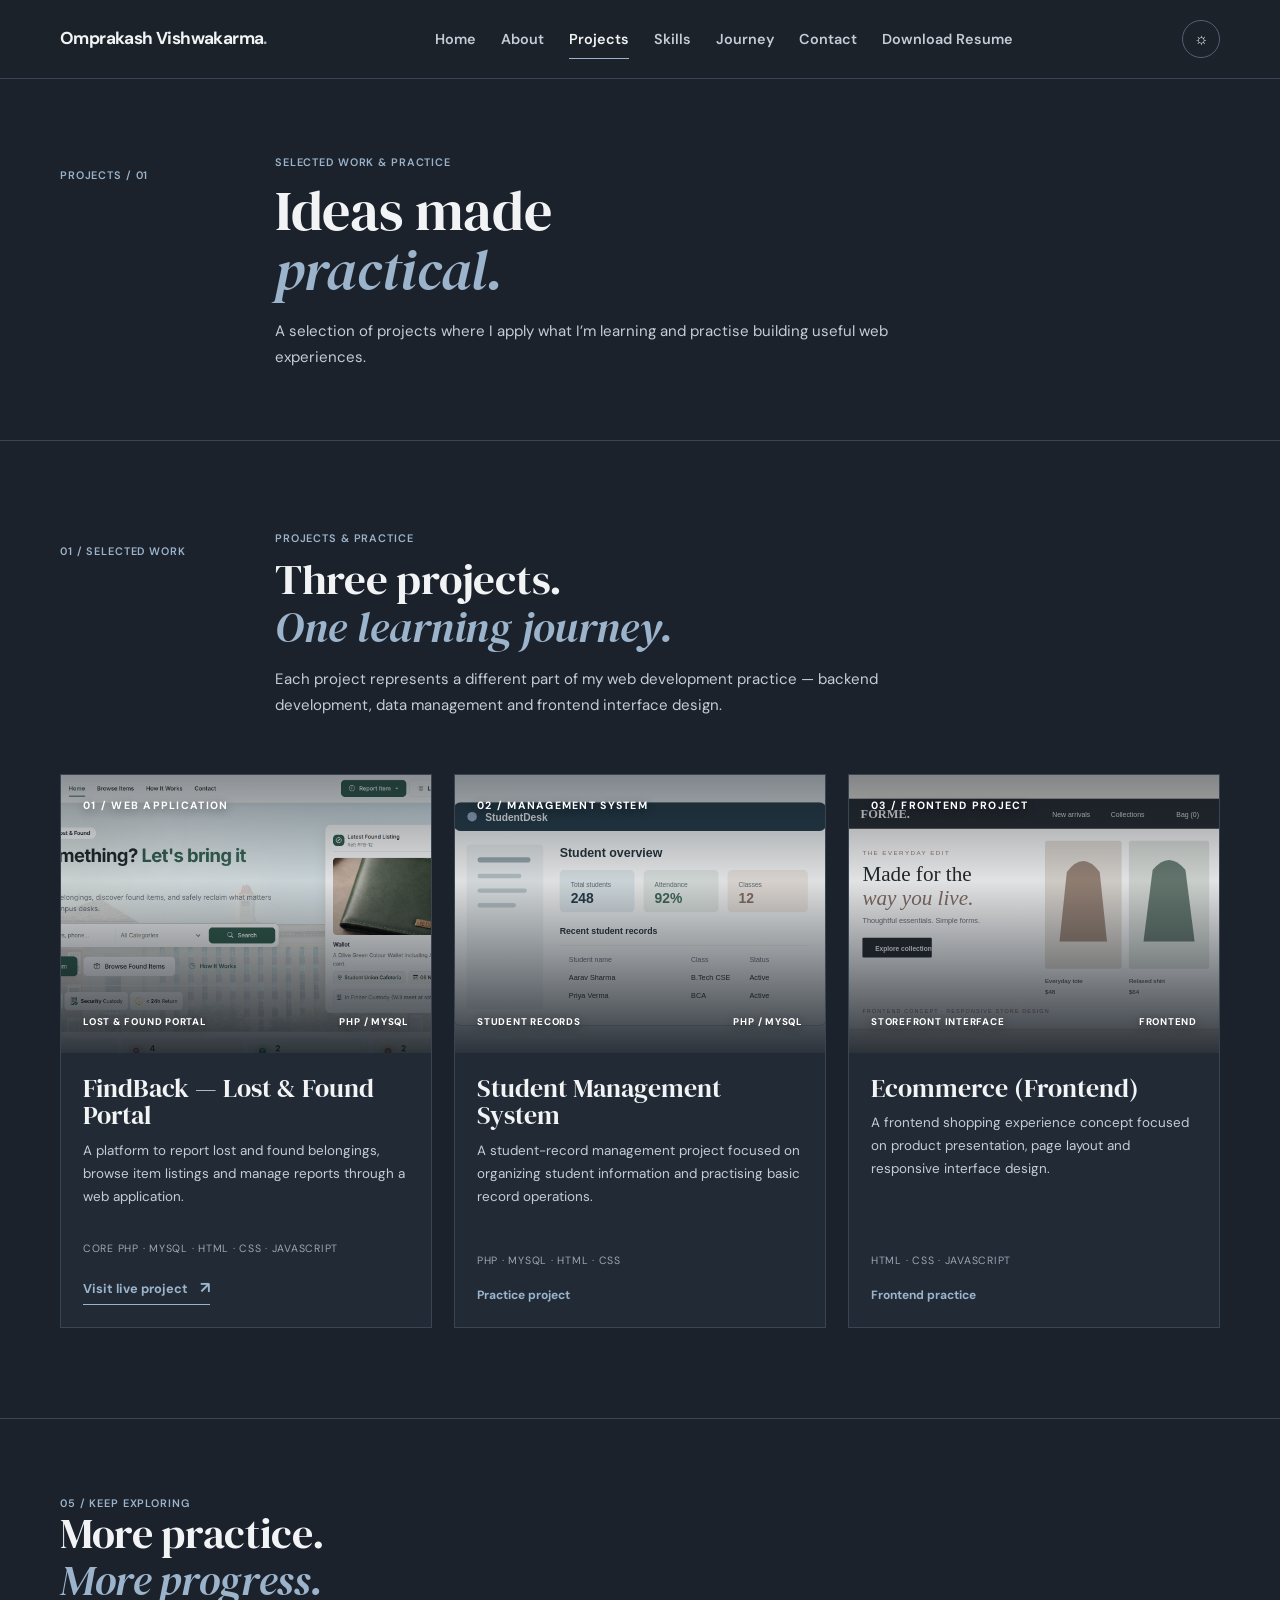
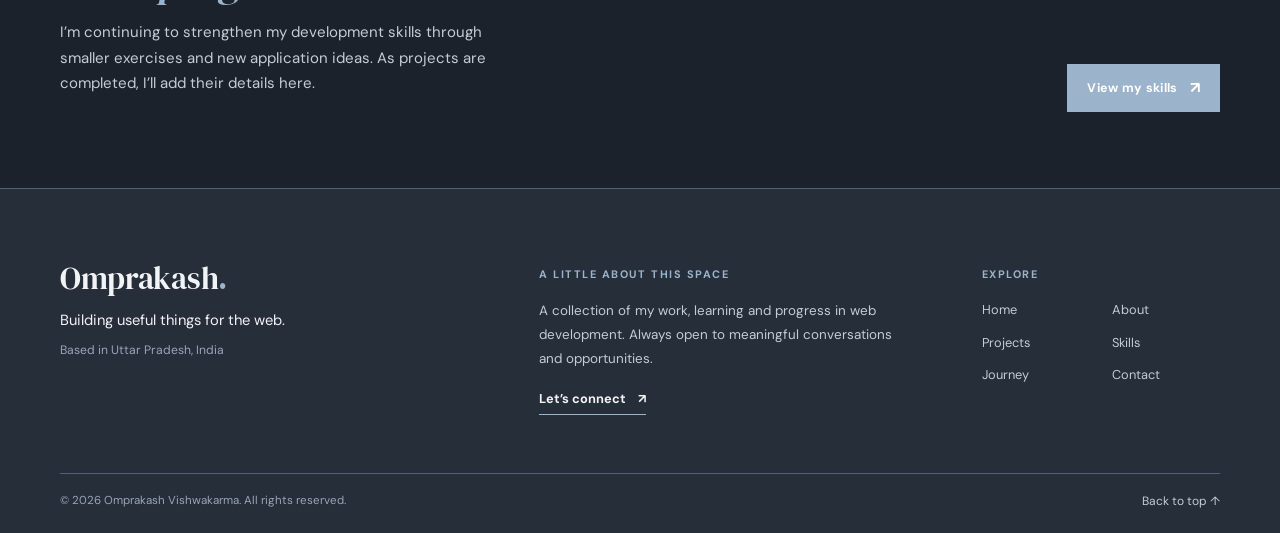
<file: projects.html>
<!doctype html>
<html lang="en" data-theme="dark">
<head>
  <meta charset="utf-8">
  <meta name="viewport" content="width=device-width, initial-scale=1">
  <link rel="icon" type="image/x-icon" href="favicon.ico">
  <link rel="apple-touch-icon" href="favicon-180.png">
  <meta name="theme-color" content="#263746">
  <meta name="description" content="Selected web development projects by Omprakash Vishwakarma, including FindBack — a Lost and Found Portal.">
  <title>Projects — Omprakash Vishwakarma</title>
  <link rel="preconnect" href="https://fonts.googleapis.com">
  <link rel="preconnect" href="https://fonts.gstatic.com" crossorigin>
  <link href="https://fonts.googleapis.com/css2?family=DM+Sans:wght@400;500;600;700;800&family=DM+Serif+Display:ital@0;1&display=swap" rel="stylesheet">
  <link rel="stylesheet" href="css/common.css">
    <link rel="stylesheet" href="css/projects.css">
  <script>try{document.documentElement.dataset.theme=localStorage.getItem('omprakash-theme')||'dark';}catch(e){document.documentElement.dataset.theme='dark';}</script>
  <link rel="stylesheet" href="css/typography.css">
</head>
<body id="top">
<header class="site-header">
  <div class="wrap header-inner">
    <a class="wordmark" href="index.html" aria-label="Er. Omprakash Vishwakarma home">Omprakash Vishwakarma<span>.</span></a>
    <div class="nav-wrap" data-primary-nav>
      <nav class="primary-nav" aria-label="Main navigation">
        <a href="index.html">Home</a><a href="about.html">About</a>
        <a href="projects.html" aria-current="page">Projects</a><a href="skills.html">Skills</a>
        <a href="journey.html">Journey</a><a href="contact.html">Contact</a><a class="nav-resume-link" href="resume/Omprakash_Vishwakarma_Resume.pdf" download="Omprakash_Vishwakarma_Resume.pdf" aria-label="Download resume PDF">Download Resume</a>
      </nav>
      
    </div>
    <div class="header-tools"><button class="theme-toggle" type="button" data-theme-toggle aria-label="Switch theme">◐</button></div>
    <button class="menu-toggle" type="button" data-menu-toggle aria-label="Open navigation" aria-expanded="false">☰</button>
  </div>
</header>

<main>
  <section class="projects-intro">
    <div class="wrap projects-intro-grid">
      <div class="section-index">Projects / 01</div>
      <div class="reveal">
        <div class="eyebrow">Selected work & practice</div>
        <h1>Ideas made<br><em>practical.</em></h1>
        <p>A selection of projects where I apply what I’m learning and practise building useful web experiences.</p>
      </div>
    </div>
  </section>

  <section class="all-projects">
    <div class="wrap">
      <div class="all-projects-heading">
        <div class="section-index">01 / Selected work</div>
        <div>
          <div class="eyebrow">Projects & practice</div>
          <h2>Three projects.<br><em>One learning journey.</em></h2>
          <p>Each project represents a different part of my web development practice — backend development, data management and frontend interface design.</p>
        </div>
      </div>

      <div class="all-projects-grid">
        <article class="project-equal-card reveal" id="findback-project">
          <div class="project-equal-image findback-equal-image">
            <div class="project-equal-overlay">
              <span class="project-equal-number">01 / Web application</span>
              <!-- <h3>FindBack<span>.</span></h3> -->
              <div class="project-equal-bottom"><span>Lost &amp; Found Portal</span><span>PHP / MySQL</span></div>
            </div>
          </div>
          <div class="project-equal-copy">
            <h4>FindBack — Lost &amp; Found Portal</h4>
            <p>A platform to report lost and found belongings, browse item listings and manage reports through a web application.</p>
            <div class="project-equal-tech">Core PHP · MySQL · HTML · CSS · JavaScript</div>
            <a class="inline-link" href="https://findback.great-site.net/" target="_blank" rel="noopener noreferrer">Visit live project <span class="arrow">↗</span></a>
          </div>
        </article>

        <article class="project-equal-card reveal" id="student-management">
          <div class="project-equal-image">
            <img src="images/student-management-visual.svg" alt="Illustrative student management dashboard visual">
            <div class="project-equal-overlay">
              <span class="project-equal-number">02 / Management system</span>
              <!-- <h3>Student<br>Management</h3> -->
              <div class="project-equal-bottom"><span>Student Records</span><span>PHP / MySQL</span></div>
            </div>
          </div>
          <div class="project-equal-copy">
            <h4>Student Management System</h4>
            <p>A student-record management project focused on organizing student information and practising basic record operations.</p>
            <div class="project-equal-tech">PHP · MySQL · HTML · CSS</div>
            <span class="project-equal-status">Practice project</span>
          </div>
        </article>

        <article class="project-equal-card reveal" id="ecommerce-frontend">
          <div class="project-equal-image">
            <img src="images/ecommerce-visual.svg" alt="Illustrative ecommerce storefront frontend visual">
            <div class="project-equal-overlay">
              <span class="project-equal-number">03 / Frontend project</span>
              <!-- <h3>Ecommerce<span>.</span></h3> -->
              <div class="project-equal-bottom"><span>Storefront Interface</span><span>Frontend</span></div>
            </div>
          </div>
          <div class="project-equal-copy">
            <h4>Ecommerce (Frontend)</h4>
            <p>A frontend shopping experience concept focused on product presentation, page layout and responsive interface design.</p>
            <div class="project-equal-tech">HTML · CSS · JavaScript</div>
            <span class="project-equal-status">Frontend practice</span>
          </div>
        </article>
      </div>
    </div>
  </section>

  <section class="project-next">
    <div class="wrap project-next-inner">
      <div>
        <div class="section-index">05 / Keep exploring</div>
        <h2>More practice.<br><em>More progress.</em></h2>
        <p>I’m continuing to strengthen my development skills through smaller exercises and new application ideas. As projects are completed, I’ll add their details here.</p>
      </div>
      <a class="button" href="skills.html">View my skills <span class="arrow">↗</span></a>
    </div>
  </section>
</main>

<footer class="site-footer">
  <div class="wrap footer-inner">
    <div class="footer-main">
      <div class="footer-brand-block">
        <a aria-label="Omprakash Vishwakarma — back to homepage" class="footer-name" href="index.html">Omprakash<span>.</span></a>
        <p class="footer-tagline">Building useful things for the web.</p>
        <p class="footer-location">Based in Uttar Pradesh, India</p>
      </div>
      <div class="footer-note">
        <span class="footer-label">A little about this space</span>
        <p>A collection of my work, learning and progress in web development. Always open to meaningful conversations and opportunities.</p>
        <a class="footer-contact-link" href="contact.html">Let’s connect <span aria-hidden="true">↗</span></a>
      </div>
      <nav class="footer-navigation" aria-label="Footer navigation">
        <span class="footer-label">Explore</span>
        <div class="footer-links">
          <a href="index.html">Home</a>
          <a href="about.html">About</a>
          <a href="projects.html">Projects</a>
          <a href="skills.html">Skills</a>
          <a href="journey.html">Journey</a>
          <a href="contact.html">Contact</a>
        </div>
      </nav>
    </div>
    <div class="footer-bottom">
      <span class="footer-meta">© <span data-current-year>2026</span> Omprakash Vishwakarma. All rights reserved.</span>
      <a class="back-to-top" href="#top" onclick="window.scrollTo({top:0,behavior:'smooth'}); return false;">Back to top ↑</a>
    </div>
  </div>
</footer>
<script src="js/main.js"></script>
</body>
</html>
</file>
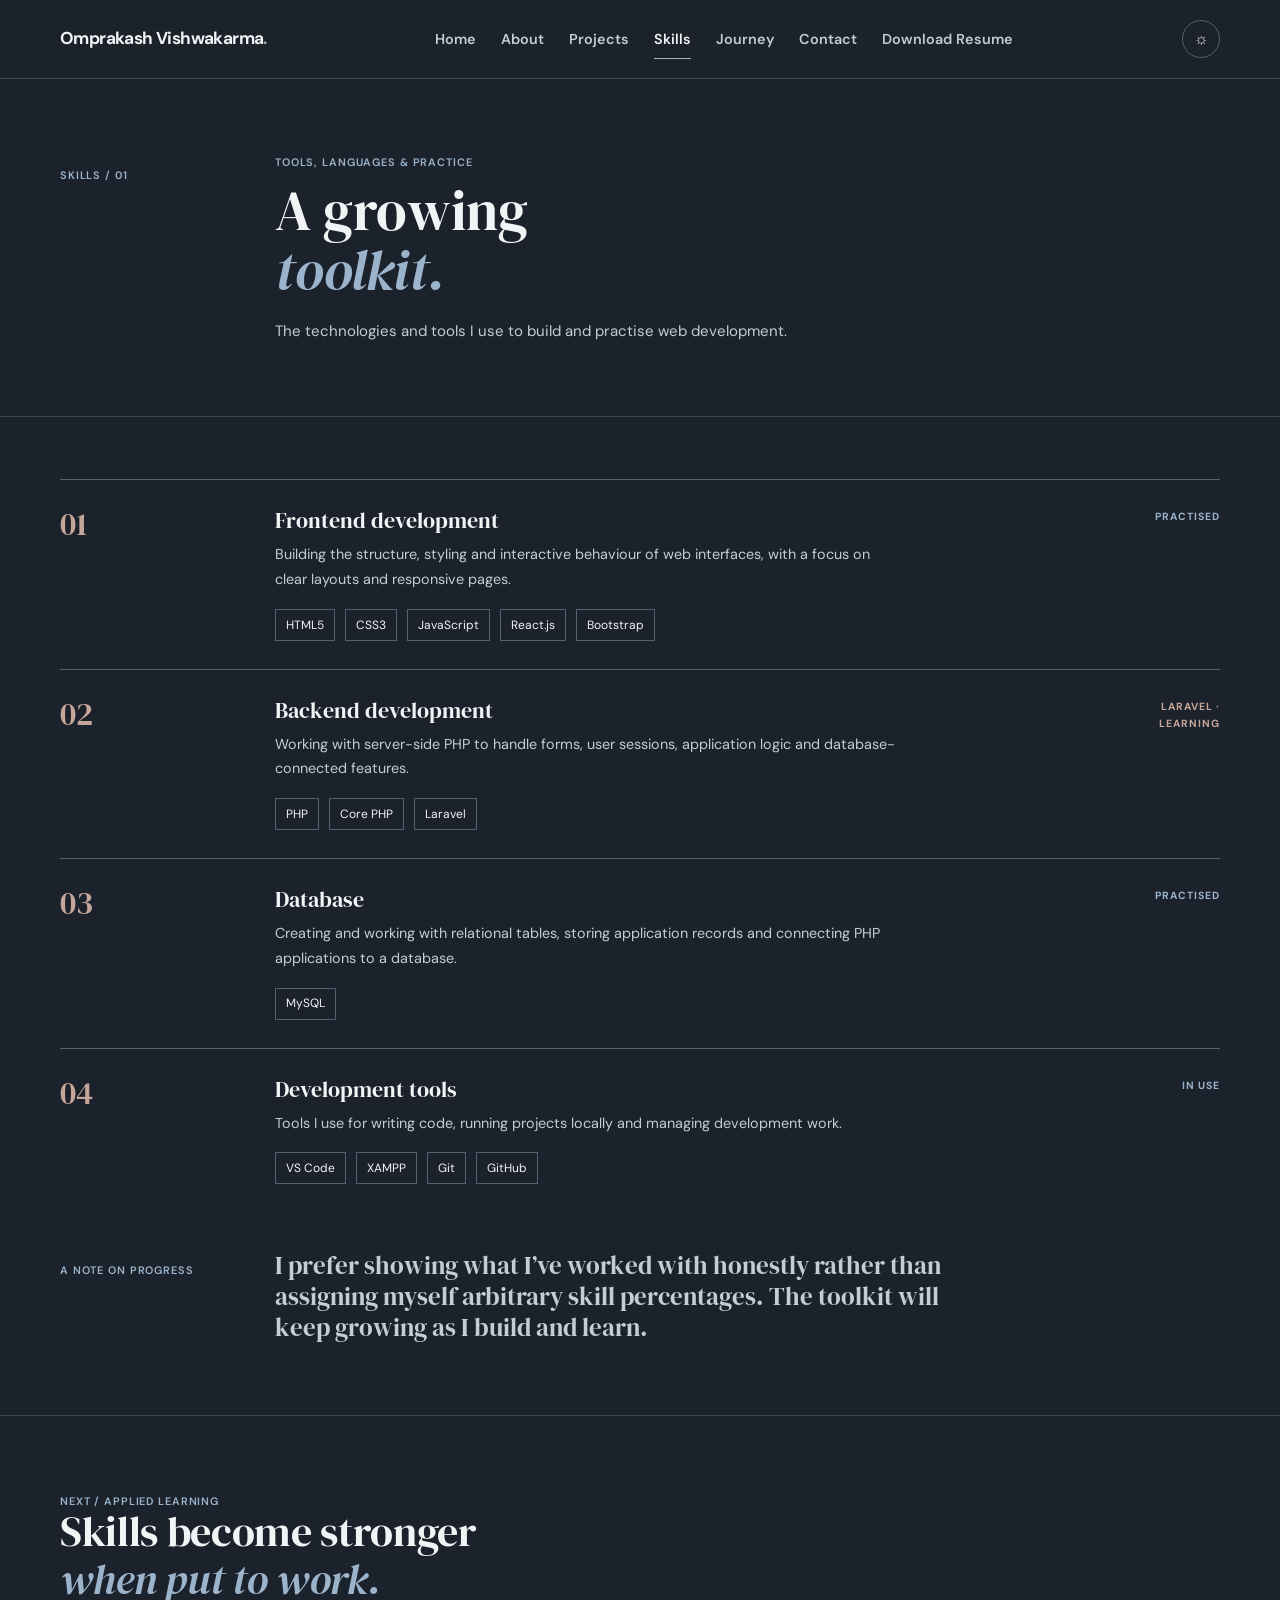
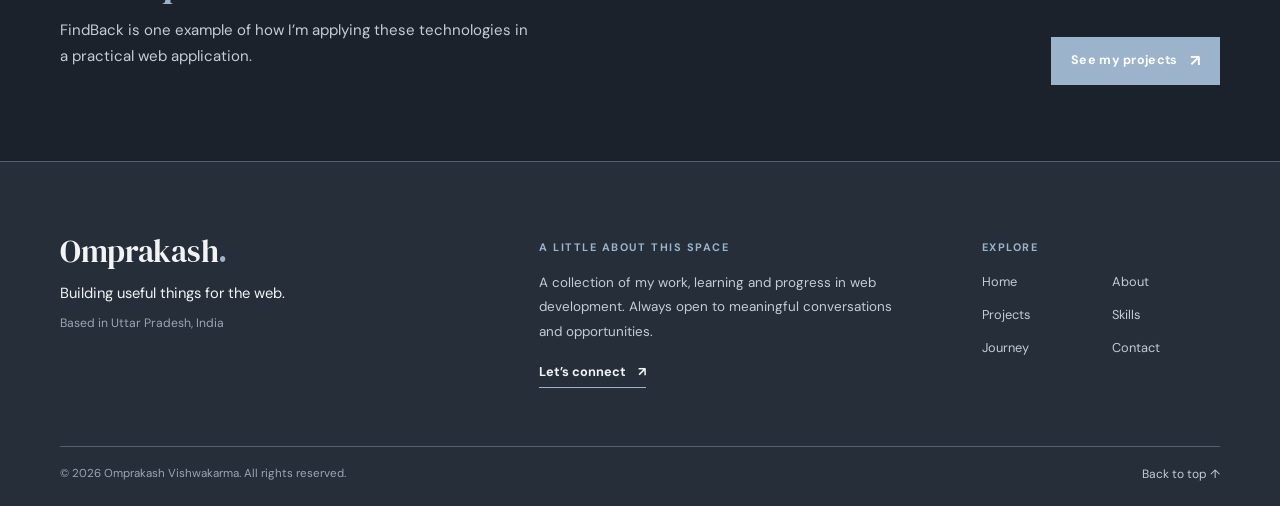
<file: skills.html>
<!doctype html>
<html lang="en" data-theme="dark">
<head>
  <meta charset="utf-8">
  <meta name="viewport" content="width=device-width, initial-scale=1">
  <link rel="icon" type="image/x-icon" href="favicon.ico">
  <link rel="apple-touch-icon" href="favicon-180.png">
  <meta name="theme-color" content="#263746">
  <meta name="description" content="Technical skills of Omprakash Vishwakarma across frontend, PHP backend, MySQL and development tools.">
  <title>Skills — Omprakash Vishwakarma</title>
  <link rel="preconnect" href="https://fonts.googleapis.com">
  <link rel="preconnect" href="https://fonts.gstatic.com" crossorigin>
  <link href="https://fonts.googleapis.com/css2?family=DM+Sans:wght@400;500;600;700;800&family=DM+Serif+Display:ital@0;1&display=swap" rel="stylesheet">
  <link rel="stylesheet" href="css/common.css">
    <link rel="stylesheet" href="css/skills.css">
  <script>try{document.documentElement.dataset.theme=localStorage.getItem('omprakash-theme')||'dark';}catch(e){document.documentElement.dataset.theme='dark';}</script>
  <link rel="stylesheet" href="css/typography.css">
</head>
<body id="top">
<header class="site-header">
  <div class="wrap header-inner">
    <a class="wordmark" href="index.html" aria-label="Er. Omprakash Vishwakarma home">Omprakash Vishwakarma<span>.</span></a>
    <div class="nav-wrap" data-primary-nav>
      <nav class="primary-nav" aria-label="Main navigation">
        <a href="index.html">Home</a><a href="about.html">About</a>
        <a href="projects.html">Projects</a><a href="skills.html" aria-current="page">Skills</a>
        <a href="journey.html">Journey</a><a href="contact.html">Contact</a><a class="nav-resume-link" href="resume/Omprakash_Vishwakarma_Resume.pdf" download="Omprakash_Vishwakarma_Resume.pdf" aria-label="Download resume PDF">Download Resume</a>
      </nav>
      
    </div>
    <div class="header-tools"><button class="theme-toggle" type="button" data-theme-toggle aria-label="Switch theme">◐</button></div>
    <button class="menu-toggle" type="button" data-menu-toggle aria-label="Open navigation" aria-expanded="false">☰</button>
  </div>
</header>

<main>
  <section class="skills-intro">
    <div class="wrap skills-intro-grid">
      <div class="section-index">Skills / 01</div>
      <div class="reveal">
        <div class="eyebrow">Tools, languages & practice</div>
        <h1>A growing<br><em>toolkit.</em></h1>
        <p>The technologies and tools I use to build and practise web development.</p>
      </div>
    </div>
  </section>

  <section class="skills-ledger">
    <div class="wrap">
      <article class="skill-ledger-row reveal">
        <div class="skill-number">01</div>
        <div class="skill-ledger-main">
          <h2>Frontend development</h2>
          <p>Building the structure, styling and interactive behaviour of web interfaces, with a focus on clear layouts and responsive pages.</p>
          <div class="skill-items">
            <span class="skill-item">HTML5</span><span class="skill-item">CSS3</span>
            <span class="skill-item">JavaScript</span><span class="skill-item">React.js</span>
            <span class="skill-item">Bootstrap</span>
          </div>
        </div>
        <div class="skill-status">Practised</div>
      </article>

      <article class="skill-ledger-row reveal">
        <div class="skill-number">02</div>
        <div class="skill-ledger-main">
          <h2>Backend development</h2>
          <p>Working with server-side PHP to handle forms, user sessions, application logic and database-connected features.</p>
          <div class="skill-items">
            <span class="skill-item">PHP</span><span class="skill-item">Core PHP</span>
            <span class="skill-item">Laravel</span>
          </div>
        </div>
        <div class="skill-status learning">Laravel · Learning</div>
      </article>

      <article class="skill-ledger-row reveal">
        <div class="skill-number">03</div>
        <div class="skill-ledger-main">
          <h2>Database</h2>
          <p>Creating and working with relational tables, storing application records and connecting PHP applications to a database.</p>
          <div class="skill-items"><span class="skill-item">MySQL</span></div>
        </div>
        <div class="skill-status">Practised</div>
      </article>

      <article class="skill-ledger-row reveal">
        <div class="skill-number">04</div>
        <div class="skill-ledger-main">
          <h2>Development tools</h2>
          <p>Tools I use for writing code, running projects locally and managing development work.</p>
          <div class="skill-items">
            <span class="skill-item">VS Code</span><span class="skill-item">XAMPP</span>
            <span class="skill-item">Git</span><span class="skill-item">GitHub</span>
          </div>
        </div>
        <div class="skill-status">In use</div>
      </article>

      <div class="skill-note reveal">
        <div class="section-index">A note on progress</div>
        <p>I prefer showing what I’ve worked with honestly rather than assigning myself arbitrary skill percentages. The toolkit will keep growing as I build and learn.</p>
      </div>
    </div>
  </section>

  <section class="skills-cta">
    <div class="wrap skills-cta-inner reveal">
      <div>
        <div class="section-index">Next / Applied learning</div>
        <h2>Skills become stronger<br><em>when put to work.</em></h2>
        <p>FindBack is one example of how I’m applying these technologies in a practical web application.</p>
      </div>
      <a class="button" href="projects.html">See my projects <span class="arrow">↗</span></a>
    </div>
  </section>
</main>

<footer class="site-footer">
  <div class="wrap footer-inner">
    <div class="footer-main">
      <div class="footer-brand-block">
        <a aria-label="Omprakash Vishwakarma — back to homepage" class="footer-name" href="index.html">Omprakash<span>.</span></a>
        <p class="footer-tagline">Building useful things for the web.</p>
        <p class="footer-location">Based in Uttar Pradesh, India</p>
      </div>
      <div class="footer-note">
        <span class="footer-label">A little about this space</span>
        <p>A collection of my work, learning and progress in web development. Always open to meaningful conversations and opportunities.</p>
        <a class="footer-contact-link" href="contact.html">Let’s connect <span aria-hidden="true">↗</span></a>
      </div>
      <nav class="footer-navigation" aria-label="Footer navigation">
        <span class="footer-label">Explore</span>
        <div class="footer-links">
          <a href="index.html">Home</a>
          <a href="about.html">About</a>
          <a href="projects.html">Projects</a>
          <a href="skills.html">Skills</a>
          <a href="journey.html">Journey</a>
          <a href="contact.html">Contact</a>
        </div>
      </nav>
    </div>
    <div class="footer-bottom">
      <span class="footer-meta">© <span data-current-year>2026</span> Omprakash Vishwakarma. All rights reserved.</span>
      <a class="back-to-top" href="#top" onclick="window.scrollTo({top:0,behavior:'smooth'}); return false;">Back to top ↑</a>
    </div>
  </div>
</footer>
<script src="js/main.js"></script>
</body>
</html>
</file>
<file: css/common.css>
:root {
  color-scheme: light;
  --paper: #f7f7f5;
  --paper-2: #eef0f2;
  --surface: #ffffff;
  --ink: #22252b;
  --ink-soft: #505966;
  --muted: #707985;
  --olive: #526b86;
  --olive-deep: #40566e;
  --clay: #8a6f68;
  --line: #dfe3e7;
  --line-strong: #c7ced6;
  --shadow: 0 16px 38px rgba(34, 45, 58, .08);
  --serif: "DM Serif Display", Georgia, serif;
  --sans: "DM Sans", Arial, sans-serif;
}

:root[data-theme="dark"] {
  color-scheme: dark;
  --paper: #1c222b;
  --paper-2: #252e39;
  --surface: #222b35;
  --ink: #f1f3f5;
  --ink-soft: #c4ccd5;
  --muted: #9aa6b3;
  --olive: #9bb3cb;
  --olive-deep: #b4c8dc;
  --clay: #c5a69a;
  --line: #394552;
  --line-strong: #536171;
  --shadow: 0 16px 38px rgba(0, 0, 0, .24);
}

* {
  box-sizing: border-box;
}

html {
  scroll-behavior: smooth;
  scroll-padding-top: 92px;
}

body {
  margin: 0;
  background: var(--paper);
  color: var(--ink);
  font-family: var(--sans);
  font-size: 16px;
  line-height: 1.7;
  transition: background-color .25s ease, color .25s ease;
}

a {
  color: inherit;
  text-decoration: none;
}

button {
  font: inherit;
}

img {
  display: block;
  max-width: 100%;
}

.wrap {
  width: min(1160px, calc(100% - 56px));
  margin-inline: auto;
}

.eyebrow,
.section-index,
.meta,
.nav-link,
.small-label {
  font-size: .72rem;
  line-height: 1.3;
  letter-spacing: .13em;
  text-transform: uppercase;
  font-weight: 700;
}

.eyebrow,
.section-index {
  color: var(--olive);
}

.site-header {
  position: sticky;
  top: 0;
  z-index: 30;
  background: color-mix(in srgb, var(--paper) 94%, transparent);
  border-bottom: 1px solid var(--line);
  backdrop-filter: blur(10px);
}

.header-inner {
  min-height: 78px;
  display: flex;
  align-items: center;
  justify-content: space-between;
  gap: 28px;
}

.wordmark {
  font-family: var(--serif);
  font-size: 1.8rem;
  font-weight: 700;
  letter-spacing: -.045em;
  line-height: 1;
  white-space: nowrap;
}

.wordmark span {
  color: var(--olive);
}

.nav-wrap {
  display: flex;
  align-items: center;
  gap: 30px;
}

.primary-nav {
  display: flex;
  align-items: center;
  gap: 25px;
}

.primary-nav a {
  position: relative;
  color: var(--ink-soft);
  font-size: .9rem;
  font-weight: 600;
  transition: color .2s ease;
}

.primary-nav a::after {
  content: "";
  position: absolute;
  left: 0;
  right: 100%;
  bottom: -8px;
  height: 1px;
  background: var(--olive);
  transition: right .2s ease;
}

.primary-nav a:hover,
.primary-nav a[aria-current="page"] {
  color: var(--ink);
}

.primary-nav a:hover::after,
.primary-nav a[aria-current="page"]::after {
  right: 0;
}

.header-tools {
  display: flex;
  align-items: center;
  gap: 10px;
}

.theme-toggle,
.menu-toggle {
  width: 38px;
  height: 38px;
  border: 1px solid var(--line-strong);
  background: transparent;
  color: var(--ink);
  display: grid;
  place-items: center;
  cursor: pointer;
  border-radius: 50%;
  transition: background .2s, border-color .2s;
}

.theme-toggle:hover,
.menu-toggle:hover {
  background: var(--paper-2);
  border-color: var(--olive);
}

.menu-toggle {
  display: none;
  border-radius: 2px;
  font-size: 1rem;
}

.hero {
  padding: 86px 0 84px;
  border-bottom: 1px solid var(--line);
}

.hero-grid {
  display: grid;
  grid-template-columns: minmax(0, 1.13fr) minmax(280px, .87fr);
  gap: clamp(44px, 8vw, 112px);
  align-items: center;
}

.hero-copy {
  padding: 12px 0 18px;
}

.hero-kicker {
  display: flex;
  align-items: center;
  gap: 12px;
  color: var(--olive);
}

.hero-kicker::before {
  content: "";
  width: 32px;
  height: 1px;
  background: var(--olive);
}

.hero h1 {
  max-width: 740px;
  margin: 24px 0 20px;
  font-family: var(--serif);
  font-size: clamp(3.8rem, 7.4vw, 6.8rem);
  font-weight: 500;
  letter-spacing: -.055em;
  line-height: .88;
}

.hero h1 em {
  color: var(--olive);
  font-weight: 500;
}

.hero-intro {
  max-width: 550px;
  color: var(--ink-soft);
  font-size: 1rem;
  line-height: 1.85;
}

.hero-actions {
  display: flex;
  align-items: center;
  flex-wrap: wrap;
  gap: 24px;
  margin-top: 30px;
}

.button {
  display: inline-flex;
  align-items: center;
  justify-content: center;
  gap: 12px;
  min-height: 48px;
  padding: 0 19px;
  border: 1px solid var(--olive);
  background: var(--olive);
  color: #fff;
  font-size: .78rem;
  font-weight: 700;
  letter-spacing: .025em;
  transition: background .2s, color .2s, transform .2s;
}

.button:hover {
  background: var(--olive-deep);
  border-color: var(--olive-deep);
  transform: translateY(-2px);
}

.button-quiet {
  display: inline-flex;
  align-items: center;
  gap: 10px;
  font-size: .8rem;
  font-weight: 700;
  color: var(--ink);
  border-bottom: 1px solid var(--line-strong);
  padding: 9px 0;
  transition: color .2s, border-color .2s;
}

.button-quiet:hover {
  color: var(--olive);
  border-color: var(--olive);
}

.arrow {
  font-size: 1rem;
  line-height: 1;
}

.hero-portrait {
  position: relative;
  max-width: 410px;
  margin-left: auto;
  width: 100%;
}

.portrait-frame {
  position: relative;
  overflow: hidden;
  aspect-ratio: 4 / 5;
  background: var(--paper-2);
  border: 1px solid var(--line-strong);
}

.portrait-frame img {
  width: 100%;
  height: 100%;
  object-fit: cover;
}

.portrait-caption {
  display: flex;
  justify-content: space-between;
  gap: 15px;
  padding-top: 12px;
  color: var(--muted);
  font-size: .68rem;
  letter-spacing: .09em;
  text-transform: uppercase;
}

.portrait-side-note {
  position: absolute;
  left: -35px;
  bottom: 62px;
  writing-mode: vertical-rl;
  transform: rotate(180deg);
  color: var(--clay);
  font-size: .68rem;
  letter-spacing: .17em;
  text-transform: uppercase;
}

.home-section {
  padding: 78px 0;
  border-bottom: 1px solid var(--line);
}

.section-heading {
  display: grid;
  grid-template-columns: 180px 1fr;
  gap: 35px;
  align-items: start;
  margin-bottom: 34px;
}

.section-index {
  padding-top: 13px;
}

.section-title {
  margin: 0;
  font-family: var(--serif);
  font-size: clamp(2.6rem, 4.7vw, 4.25rem);
  font-weight: 500;
  letter-spacing: -.04em;
  line-height: .98;
}

.section-title em {
  color: var(--olive);
  font-weight: 500;
}

.section-deck {
  max-width: 630px;
  margin: 15px 0 0;
  color: var(--ink-soft);
}

.about-preview {
  display: grid;
  grid-template-columns: 180px minmax(0, 1fr) 150px;
  gap: 35px;
  align-items: start;
}

.about-mark {
  font-family: var(--serif);
  font-size: 6rem;
  color: var(--clay);
  line-height: .75;
  font-weight: 400;
}

.about-copy {
  max-width: 680px;
}

.about-copy p {
  margin: 0 0 16px;
  color: var(--ink-soft);
}

.inline-link {
  display: inline-flex;
  gap: 12px;
  align-items: center;
  color: var(--olive);
  font-size: .8rem;
  font-weight: 700;
  border-bottom: 1px solid var(--olive);
  padding: 5px 0;
  margin-top: 8px;
}

.inline-link:hover {
  color: var(--clay);
  border-color: var(--clay);
}

.project-feature {
  display: grid;
  grid-template-columns: minmax(0, 1.1fr) minmax(280px, .9fr);
  gap: clamp(28px, 6vw, 75px);
  align-items: stretch;
}

.project-art {
  min-height: 310px;
  background: var(--paper-2);
  border: 1px solid var(--line-strong);
  padding: clamp(24px, 4vw, 48px);
  display: flex;
  flex-direction: column;
  justify-content: space-between;
  position: relative;
  overflow: hidden;
}

.project-art::before {
  content: "";
  position: absolute;
  width: 260px;
  height: 260px;
  right: -85px;
  top: -90px;
  border: 1px solid var(--line-strong);
  border-radius: 50%;
}

.project-art::after {
  content: "";
  position: absolute;
  width: 175px;
  height: 175px;
  right: -43px;
  top: -48px;
  border: 1px solid var(--line-strong);
  border-radius: 50%;
}

.project-art-top,
.project-art-bottom {
  position: relative;
  z-index: 1;
}

.project-art-title {
  font-family: var(--serif);
  font-size: clamp(3rem, 6vw, 5.2rem);
  line-height: .85;
  letter-spacing: -.04em;
  color: var(--ink);
}

.project-art-sub {
  color: var(--olive);
  font-size: .72rem;
  font-weight: 700;
  letter-spacing: .15em;
  text-transform: uppercase;
}

.project-art-bottom {
  display: flex;
  justify-content: space-between;
  align-items: end;
  gap: 15px;
}

.project-art-bottom span {
  color: var(--muted);
  font-size: .7rem;
  text-transform: uppercase;
  letter-spacing: .1em;
}

.project-info {
  padding: 8px 0;
  display: flex;
  flex-direction: column;
  align-items: start;
}

.project-info h3 {
  margin: 13px 0 15px;
  font-family: var(--serif);
  font-size: 2.45rem;
  font-weight: 500;
  letter-spacing: -.03em;
}

.project-info p {
  color: var(--ink-soft);
  margin: 0 0 20px;
}

.project-meta {
  display: flex;
  flex-wrap: wrap;
  gap: 8px 17px;
  margin-top: auto;
  padding-top: 20px;
  color: var(--muted);
  font-size: .7rem;
  text-transform: uppercase;
  letter-spacing: .08em;
}

.skills-preview {
  display: grid;
  grid-template-columns: 180px minmax(0, 1fr);
  gap: 35px;
}

.skill-lines {
  border-top: 1px solid var(--line-strong);
}

.skill-line {
  display: grid;
  grid-template-columns: 175px 1fr;
  gap: 25px;
  padding: 17px 0;
  border-bottom: 1px solid var(--line);
}

.skill-line h3 {
  margin: 0;
  font-size: .8rem;
  font-weight: 700;
}

.skill-line p {
  margin: 0;
  color: var(--ink-soft);
  font-size: .88rem;
}

.journey-preview {
  display: grid;
  grid-template-columns: 180px minmax(0, 1fr);
  gap: 35px;
}

.journey-list {
  border-top: 1px solid var(--line-strong);
}

.journey-row {
  display: grid;
  grid-template-columns: 145px minmax(0, 1fr) 24px;
  gap: 20px;
  align-items: baseline;
  padding: 17px 0;
  border-bottom: 1px solid var(--line);
}

.journey-row time {
  color: var(--olive);
  font-size: .72rem;
  font-weight: 700;
  letter-spacing: .08em;
  text-transform: uppercase;
}

.journey-row h3 {
  margin: 0;
  font-family: var(--serif);
  font-size: 1.45rem;
  font-weight: 500;
}

.journey-row p {
  margin: 3px 0 0;
  color: var(--muted);
  font-size: .8rem;
}

.journey-row .arrow {
  color: var(--clay);
}

.contact-band {
  padding: 72px 0 80px;
  background: var(--paper-2);
}

.contact-band-inner {
  display: grid;
  grid-template-columns: 180px minmax(0, 1fr) auto;
  gap: 35px;
  align-items: end;
}

.contact-band h2 {
  max-width: 720px;
  margin: 0;
  font-family: var(--serif);
  font-size: clamp(2.8rem, 5.3vw, 5rem);
  font-weight: 500;
  line-height: .94;
  letter-spacing: -.045em;
}

.contact-band h2 em {
  color: var(--olive);
}

.contact-band p {
  max-width: 540px;
  margin: 17px 0 0;
  color: var(--ink-soft);
}

.site-footer {
  padding: 25px 0;
  background: var(--paper-2);
  border-top: 1px solid var(--line);
}

.footer-inner {
  display: flex;
  justify-content: space-between;
  align-items: center;
  gap: 18px;
}

.footer-name {
  font-family: var(--serif);
  font-size: 1.35rem;
  font-weight: 700;
}

.footer-meta {
  color: var(--muted);
  font-size: .7rem;
}

.footer-links {
  display: flex;
  gap: 20px;
}

.footer-links a {
  color: var(--ink-soft);
  font-size: .72rem;
}

.footer-links a:hover {
  color: var(--olive);
}

.reveal {
  opacity: 0;
  transform: translateY(14px);
  transition: opacity .6s ease, transform .6s ease;
}

.reveal.is-visible {
  opacity: 1;
  transform: none;
}

:focus-visible {
  outline: 2px solid var(--clay);
  outline-offset: 4px;
}

@media (max-width: 900px) {
  .primary-nav {
    gap: 15px;
  }

  .nav-wrap {
    gap: 18px;
  }

  .hero-grid {
    gap: 45px;
  }

  .section-heading,
  .about-preview,
  .skills-preview,
  .journey-preview {
    grid-template-columns: 130px minmax(0, 1fr);
    gap: 25px;
  }

  .about-preview {
    grid-template-columns: 130px minmax(0, 1fr);
  }

  .about-mark {
    display: none;
  }

  .contact-band-inner {
    grid-template-columns: 130px minmax(0, 1fr);
  }

  .contact-band-inner .button {
    grid-column: 2;
    width: fit-content;
  }
}

@media (max-width: 700px) {
  .wrap {
    width: min(100% - 36px, 1160px);
  }

  .header-inner {
    min-height: 68px;
  }

  .menu-toggle {
    display: grid;
  }

  .header-tools {
    display: flex;
    align-items: center;
    margin-left: auto;
  }

  .nav-wrap {
    display: none;
    position: absolute;
    top: 68px;
    left: 0;
    right: 0;
    padding: 20px 18px 24px;
    background: var(--paper);
    border-bottom: 1px solid var(--line);
    align-items: stretch;
  }

  .nav-wrap.is-open {
    display: flex;
    flex-direction: column;
  }

  .primary-nav {
    display: grid;
    grid-template-columns: 1fr 1fr;
    gap: 17px 25px;
  }

  .primary-nav a {
    padding: 4px 0;
  }

  .hero {
    padding: 58px 0 58px;
  }

  .hero-grid {
    grid-template-columns: 1fr;
    gap: 42px;
  }

  .hero h1 {
    font-size: clamp(3.6rem, 17vw, 5.5rem);
  }

  .hero-portrait {
    max-width: 340px;
    margin: 0 auto;
  }

  .portrait-side-note {
    left: -23px;
  }

  .home-section {
    padding: 58px 0;
  }

  .section-heading,
  .about-preview,
  .skills-preview,
  .journey-preview {
    grid-template-columns: 1fr;
    gap: 15px;
  }

  .section-index {
    padding-top: 0;
  }

  .section-title {
    font-size: clamp(2.6rem, 12vw, 3.6rem);
  }

  .project-feature {
    grid-template-columns: 1fr;
  }

  .project-art {
    min-height: 270px;
  }

  .project-info h3 {
    font-size: 2.15rem;
  }

  .skill-line {
    grid-template-columns: 115px 1fr;
    gap: 15px;
  }

  .journey-row {
    grid-template-columns: 100px minmax(0, 1fr) 16px;
    gap: 12px;
  }

  .journey-row h3 {
    font-size: 1.25rem;
  }

  .contact-band {
    padding: 58px 0;
  }

  .contact-band-inner {
    grid-template-columns: 1fr;
    gap: 18px;
  }

  .contact-band-inner .button {
    grid-column: auto;
  }

  .footer-inner {
    flex-wrap: wrap;
  }

  .footer-links {
    order: 3;
    width: 100%;
    flex-wrap: wrap;
  }
}

@media (prefers-reduced-motion: reduce) {
  html {
    scroll-behavior: auto;
  }

  *,
  *::before,
  *::after {
    transition-duration: .01ms !important;
    animation-duration: .01ms !important;
    animation-iteration-count: 1 !important;
  }

  .reveal {
    opacity: 1;
    transform: none;
  }
}




/* -------------------------------------------------------
   Unified expanded footer — shared across all six pages
-------------------------------------------------------- */
.site-footer {
  padding: 0;
  background: var(--paper-2);
  border-top: 1px solid var(--line-strong);
}

.footer-inner {
  display: block;
  padding-top: clamp(42px, 6vw, 72px);
  padding-bottom: 22px;
}

.footer-main {
  display: grid;
  grid-template-columns: minmax(220px, 1.1fr) minmax(250px, 1fr) minmax(150px, .65fr);
  gap: clamp(28px, 6vw, 76px);
  padding-bottom: clamp(38px, 5vw, 58px);
}

.footer-brand-block,
.footer-note,
.footer-navigation {
  min-width: 0;
}

.footer-name {
  display: inline-block;
  font-family: var(--serif);
  font-size: clamp(2rem, 3vw, 2.65rem);
  font-weight: 700;
  letter-spacing: -.055em;
  line-height: 1;
}

.footer-name span {
  color: var(--olive);
}

.footer-tagline {
  margin: 17px 0 7px;
  color: var(--ink);
  font-family: var(--serif);
  font-size: clamp(1.35rem, 2vw, 1.7rem);
  line-height: 1.15;
}

.footer-location {
  margin: 0;
  color: var(--muted);
  font-size: .76rem;
}

.footer-label {
  display: block;
  margin: 4px 0 15px;
  color: var(--olive);
  font-size: .68rem;
  font-weight: 700;
  letter-spacing: .14em;
  text-transform: uppercase;
}

.footer-note p {
  max-width: 390px;
  margin: 0;
  color: var(--ink-soft);
  font-size: .84rem;
  line-height: 1.8;
}

.footer-contact-link {
  display: inline-flex;
  align-items: center;
  gap: 12px;
  margin-top: 17px;
  padding-bottom: 4px;
  border-bottom: 1px solid var(--olive);
  color: var(--ink);
  font-size: .8rem;
  font-weight: 700;
}

.footer-contact-link:hover {
  color: var(--olive);
}

.footer-links {
  display: grid;
  grid-template-columns: repeat(2, minmax(0, 1fr));
  gap: 11px 22px;
}

.footer-links a {
  width: fit-content;
  color: var(--ink-soft);
  font-size: .8rem;
  transition: color .2s ease;
}

.footer-links a:hover {
  color: var(--olive);
}

.footer-bottom {
  display: flex;
  justify-content: space-between;
  align-items: center;
  gap: 20px;
  padding-top: 17px;
  border-top: 1px solid var(--line-strong);
}

.footer-meta {
  color: var(--muted);
  font-size: .72rem;
  line-height: 1.6;
}

.back-to-top {
  flex: 0 0 auto;
  color: var(--ink-soft);
  font-size: .75rem;
  transition: color .2s ease;
}

.back-to-top:hover {
  color: var(--olive);
}

@media (max-width: 760px) {
  .footer-inner {
    padding-top: 38px;
  }

  .footer-main {
    grid-template-columns: 1fr 1fr;
    gap: 30px 24px;
  }

  .footer-brand-block {
    grid-column: 1 / -1;
  }

  .footer-note {
    grid-column: 1 / -1;
    max-width: 520px;
  }

  .footer-navigation {
    grid-column: 1 / -1;
  }

  .footer-links {
    grid-template-columns: repeat(3, minmax(0, 1fr));
  }
}

@media (max-width: 430px) {
  .footer-main {
    gap: 25px;
  }

  .footer-links {
    grid-template-columns: repeat(2, minmax(0, 1fr));
  }

  .footer-bottom {
    align-items: flex-start;
    flex-direction: column;
    gap: 10px;
  }
}


/* Full name in the navigation */
.wordmark {
  font-family: var(--sans);
  font-size: clamp(.9rem, 1.35vw, 1.12rem);
  font-weight: 700;
  letter-spacing: -.035em;
}

.wordmark span {
  color: var(--olive);
}

@media (max-width: 900px) {
  .wordmark {
    font-size: .92rem;
  }
}


/* Home page: three selected project cards */
.home-project-grid {
  display: grid;
  grid-template-columns: repeat(3, minmax(0, 1fr));
  gap: 24px;
}

.home-project-card {
  min-width: 0;
}

.home-project-image {
  position: relative;
  display: flex;
  min-height: 260px;
  aspect-ratio: 4 / 3;
  flex-direction: column;
  justify-content: space-between;
  overflow: hidden;
  padding: 22px;
  background: var(--paper-2);
  border: 1px solid var(--line-strong);
}

.home-project-image>img {
  position: absolute;
  inset: 0;
  width: 100%;
  height: 100%;
  object-fit: cover;
}

.home-project-image::after {
  content: "";
  position: absolute;
  inset: 0;
  background: linear-gradient(180deg, rgba(18, 26, 34, .15), rgba(18, 26, 34, .62));
}

.home-project-number,
.home-project-image-title,
.home-project-image-meta {
  position: relative;
  z-index: 1;
  color: #fff;
}

.home-project-number {
  font-size: .68rem;
  font-weight: 700;
  letter-spacing: .13em;
  text-transform: uppercase;
}

.home-project-image-title {
  width: fit-content;
  font-family: var(--serif);
  font-size: clamp(3rem, 5vw, 4.8rem);
  line-height: .85;
  letter-spacing: -.06em;
}

.home-project-image-title span {
  color: #d2b0a6;
}

.home-project-image-meta {
  display: flex;
  justify-content: space-between;
  gap: 10px;
  font-size: .62rem;
  letter-spacing: .08em;
  text-transform: uppercase;
}

.findback-card-image {
  background-image:
    linear-gradient(180deg, rgba(18, 26, 34, .05), rgba(18, 26, 34, .72)),
    url("../images/findback-hero.png");
  background-size: cover;
  background-position: center;
}

.home-project-copy {
  padding: 20px 2px 4px;
}

.home-project-copy h3 {
  margin: 8px 0 10px;
  font-family: var(--serif);
  font-size: 1.8rem;
  font-weight: 500;
  line-height: 1.05;
}

.home-project-copy p {
  min-height: 74px;
  margin: 0 0 15px;
  color: var(--ink-soft);
  font-size: .86rem;
}

@media (max-width: 900px) {
  .home-project-grid {
    grid-template-columns: repeat(2, minmax(0, 1fr));
  }
}

@media (max-width: 620px) {
  .home-project-grid {
    grid-template-columns: 1fr;
  }

  .home-project-image {
    min-height: 280px;
  }

  .home-project-copy p {
    min-height: 0;
  }
}


/* Improve readability of text over Home page project images */
.home-project-image::after {
  background: linear-gradient(180deg,
      rgba(13, 20, 28, .55) 0%,
      rgba(13, 20, 28, .12) 42%,
      rgba(13, 20, 28, .88) 100%);
}

.home-project-number,
.home-project-image-title,
.home-project-image-meta {
  color: #fff;
  text-shadow: 0 2px 10px rgba(0, 0, 0, .5);
}

.home-project-image-title span {
  color: #f0c8b8;
}


/* Slightly larger navigation labels */
@media (max-width: 900px) and (min-width: 701px) {
  .primary-nav a {
    font-size: .86rem;
  }
}

/* Mobile project cards alignment - Home */
@media (max-width: 620px) {
  .home-project-grid {
    width: 100%;
    grid-template-columns: minmax(0, 1fr);
    gap: 28px;
  }

  .home-project-card {
    width: 100%;
    min-width: 0;
    max-width: 100%;
  }

  .home-project-image {
    width: 100%;
    min-width: 0;
    min-height: 0;
    aspect-ratio: 16 / 10;
    padding: 18px;
  }

  .home-project-image-title {
    max-width: 100%;
    overflow-wrap: anywhere;
    font-size: clamp(2.7rem, 12vw, 4rem);
  }

  .home-project-copy {
    min-width: 0;
  }

  .home-project-copy p {
    min-height: 0;
  }
}

/* Refined typography: calmer hero scale across the site */
.hero h1,
.page-intro h1,
.projects-intro h1,
.skills-intro h1,
.journey-intro h1,
.contact-intro h1 {
  font-size: clamp(3.25rem, 6.1vw, 5.35rem);
  line-height: .96;
  letter-spacing: -.045em;
}

.hero-intro,
.page-intro .intro-lead,
.projects-intro p,
.skills-intro p,
.journey-lede,
.contact-lede {
  max-width: 560px;
  font-size: .98rem;
  line-height: 1.7;
}

.section-title {
  font-size: clamp(2.15rem, 4vw, 3.45rem);
}

@media (max-width: 700px) {
  .hero { padding: 58px 0 54px; }
  .hero h1,
  .page-intro h1,
  .projects-intro h1,
  .skills-intro h1,
  .journey-intro h1,
  .contact-intro h1 {
    font-size: clamp(2.75rem, 11vw, 4.1rem);
    line-height: .98;
  }
  .hero-intro,
  .page-intro .intro-lead,
  .projects-intro p,
  .skills-intro p,
  .journey-lede,
  .contact-lede {
    font-size: .92rem;
    line-height: 1.65;
  }
  .section-title { font-size: clamp(1.9rem, 8vw, 2.8rem); }
}


/* Footer brand typography: lighter weight and more breathing room */
.footer-name {
  font-family: "DM Serif Display", Georgia, serif;
  font-size: clamp(1.8rem, 2.4vw, 2.15rem);
  font-weight: 400;
  letter-spacing: -.01em;
  line-height: 1.12;
}

.footer-tagline {
  margin-top: 12px;
  font-family: "DM Sans", Arial, sans-serif;
  font-size: .92rem;
  font-weight: 400;
  letter-spacing: 0;
  line-height: 1.6;
}

@media (max-width: 700px) {
  .footer-name {
    font-size: 1.85rem;
  }

  .footer-tagline {
    font-size: .9rem;
  }
}
</file>
<file: css/index.css>
/* Home page styles
   Shared hero and layout styles are currently in common.css.
   Add only home-specific changes here to keep the stylesheet simple.
*/


/* Home hero: personal introduction and rotating developer roles */
.home-hero-title {
  margin-bottom: 16px;
}

.hero-role-line {
  display: flex;
  align-items: baseline;
  flex-wrap: wrap;
  gap: 8px;
  min-height: 2rem;
  margin: 0 0 18px;
  color: var(--ink-soft);
  font-family: var(--sans);
  font-size: clamp(1rem, 1.7vw, 1.25rem);
  line-height: 1.5;
}

.changing-role {
  display: inline-block;
  color: var(--olive);
  font-weight: 600;
  transition: opacity .22s ease, transform .22s ease;
}

.changing-role.is-changing {
  opacity: 0;
  transform: translateY(5px);
}

.resume-download {
  white-space: nowrap;
}

@media (max-width: 700px) {
  .hero-role-line {
    font-size: 1rem;
    min-height: 1.7rem;
    margin-bottom: 14px;
  }

  .hero-actions {
    gap: 16px 20px;
  }
}

@media (prefers-reduced-motion: reduce) {
  .changing-role {
    transition: none;
  }
}


/* Home hero heading: smaller and with a clear size contrast */
main .hero .home-hero-title {
  font-size: clamp(2.85rem, 5.1vw, 4.55rem);
  line-height: 1.04;
  letter-spacing: -.01em;
  margin-bottom: 14px;
}

main .hero .home-hero-title em {
  display: inline-block;
  font-size: .78em;
  font-style: normal;
  font-weight: 400;
  letter-spacing: 0;
  line-height: 1.12;
}

.changing-role {
  min-width: 0;
  white-space: nowrap;
  border-right: 1px solid currentColor;
  padding-right: 3px;
  animation: role-caret .8s steps(1, end) infinite;
}

@keyframes role-caret {
  50% {
    border-color: transparent;
  }
}

@media (max-width: 700px) {
  main .hero .home-hero-title {
    font-size: clamp(2.45rem, 9vw, 3.5rem);
    line-height: 1.06;
  }

  main .hero .home-hero-title em {
    font-size: .8em;
  }

  .hero-role-line {
    flex-wrap: wrap;
  }

  .changing-role {
    white-space: normal;
  }
}

@media (prefers-reduced-motion: reduce) {
  .changing-role {
    animation: none;
    border-right: 0;
  }
}


/* Home page spacing refinements */
@media (min-width: 701px) {
  .hero {
    padding-top: 54px;
    padding-bottom: 62px;
  }

  .hero-grid {
    align-items: start;
  }

  .hero-copy {
    padding-top: 28px;
    padding-bottom: 0;
  }
}

.home-project-cta {
  display: flex;
  justify-content: flex-end;
  margin-top: 34px;
}

.home-project-cta .button-quiet {
  display: inline-flex;
  align-items: center;
  gap: 10px;
  padding: 12px 0;
  border-bottom: 1px solid var(--line-strong);
  font-size: .82rem;
  font-weight: 600;
  transition: color .2s ease, border-color .2s ease;
  color: var(--olive);
  border-color: var(--olive);
}

.home-project-cta .button-quiet:hover {
  color: var(--clay);
  border-color: var(--clay);
}

@media (max-width: 700px) {
  .hero {
    padding-top: 38px;
    padding-bottom: 46px;
  }

  .hero-grid {
    gap: 30px;
  }

  .hero-copy {
    padding: 0;
  }

  .home-project-cta {
    margin-top: 26px;
  }
}


/* Preloader */
#preloader {
  position: fixed;
  inset: 0;
  width: 100%;
  height: 100vh;
  background: #111820;
  display: flex;
  justify-content: center;
  align-items: center;
  z-index: 99999;
  transition: opacity 0.7s ease, visibility 0.7s ease;
}

.loader-content {
  text-align: center;
  width: 180px;
}

.loader-name {
  display: block;
  font-family: 'DM Serif Display', serif;
  font-size: 4rem;
  color: #f5f3ed;
  margin-bottom: 25px;
}

.loader-line {
  width: 100%;
  height: 2px;
  background: #39434d;
  overflow: hidden;
}

.loader-line span {
  display: block;
  width: 40%;
  height: 100%;
  background: #a9b8c8;
  animation: loading 1.2s ease-in-out infinite;
}

.loader-content p {
  color: #a9b8c8;
  font-size: 10px;
  letter-spacing: 3px;
  margin-top: 15px;
  font-family: 'DM Sans', sans-serif;
}

#preloader.hide {
  opacity: 0;
  visibility: hidden;
}

@keyframes loading {
  0% {
    transform: translateX(-110%);
  }

  100% {
    transform: translateX(260%);
  }
}
</file>
<file: css/typography.css>
/* -------------------------------------------------------
   TYPOGRAPHY REFINEMENT
   DM Serif Display is a regular-weight display face.
   Avoid synthetic bold and tight tracking.
-------------------------------------------------------- */

main h1,
main h2,
main h3,
main h4,
main .story-quote,
main .skill-note p {
  font-family: "DM Serif Display", Georgia, serif;
  font-weight: 400;
  letter-spacing: normal;
}

/* Hero headings: lighter, less compressed */
main .hero h1,
main .page-intro h1,
main .projects-intro h1,
main .skills-intro h1,
main .journey-intro h1,
main .contact-intro h1 {
  font-family: "DM Serif Display", Georgia, serif;
  font-size: clamp(3.1rem, 5.7vw, 5.1rem);
  font-weight: 400;
  line-height: 1.04;
  letter-spacing: -.012em;
  word-spacing: .015em;
  font-synthesis: none;
}

/* Emphasized words should remain elegant, not heavier */
main .hero h1 em,
main .page-intro h1 em,
main .projects-intro h1 em,
main .skills-intro h1 em,
main .journey-intro h1 em,
main .contact-intro h1 em {
  font-weight: 400;
  letter-spacing: 0;
}

/* Section headings */
main .section-title,
main .about-column h2,
main .contact-aside h2,
main .skills-cta h2,
main .project-next h2 {
  font-family: "DM Serif Display", Georgia, serif;
  font-size: clamp(1.9rem, 3.3vw, 2.75rem);
  font-weight: 400;
  line-height: 1.12;
  letter-spacing: -.008em;
}

/* Body copy */
main p,
main li,
main .hero-intro,
main .intro-lead,
main .projects-intro p,
main .skills-intro p,
main .journey-lede,
main .contact-lede,
main .contact-aside-copy {
  font-family: "DM Sans", Arial, sans-serif;
  font-size: .94rem;
  font-weight: 400;
  letter-spacing: 0;
  line-height: 1.72;
}

/* Card and sub-section headings */
main .home-project-copy h3,
main .project-equal-copy h3,
main .skill-ledger-main h2,
main .timeline-copy h2,
main .case-detail h3,
main .education-item h3 {
  font-family: "DM Serif Display", Georgia, serif;
  font-size: 1.35rem;
  font-weight: 400;
  line-height: 1.2;
  letter-spacing: 0;
}

/* Keep labels crisp without excessive weight */
main .meta,
main .small-label,
main .section-index,
main .eyebrow {
  font-family: "DM Sans", Arial, sans-serif;
  font-size: .68rem;
  font-weight: 600;
  letter-spacing: .08em;
}

@media (max-width: 700px) {
  main .hero h1,
  main .page-intro h1,
  main .projects-intro h1,
  main .skills-intro h1,
  main .journey-intro h1,
  main .contact-intro h1 {
    font-size: clamp(2.55rem, 10vw, 3.65rem);
    line-height: 1.06;
    letter-spacing: -.008em;
  }

  main .section-title,
  main .about-column h2,
  main .contact-aside h2,
  main .skills-cta h2,
  main .project-next h2 {
    font-size: clamp(1.75rem, 7vw, 2.35rem);
    line-height: 1.14;
  }

  main p,
  main li,
  main .hero-intro,
  main .intro-lead,
  main .projects-intro p,
  main .skills-intro p,
  main .journey-lede,
  main .contact-lede,
  main .contact-aside-copy {
    font-size: .9rem;
    line-height: 1.68;
  }

  main .home-project-copy h3,
  main .project-equal-copy h3,
  main .skill-ledger-main h2,
  main .timeline-copy h2,
  main .case-detail h3,
  main .education-item h3 {
    font-size: 1.2rem;
  }
}


/* Secondary-page hero headings: reduce oversized display scale */
main .page-intro h1,
main .projects-intro h1,
main .skills-intro h1,
main .journey-intro h1,
main .contact-intro h1 {
  font-size: clamp(2.65rem, 4.35vw, 3.85rem);
  line-height: 1.08;
  letter-spacing: -.006em;
  font-weight: 400;
}

@media (max-width: 700px) {
  main .page-intro h1,
  main .projects-intro h1,
  main .skills-intro h1,
  main .journey-intro h1,
  main .contact-intro h1 {
    font-size: clamp(2.2rem, 7.8vw, 2.95rem);
    line-height: 1.1;
  }
}

/* Projects page: scale down the "Three projects" section heading */
.all-projects-heading h2 {
  font-family: "DM Serif Display", Georgia, serif;
  font-size: clamp(2rem, 3.35vw, 2.8rem);
  font-weight: 400;
  line-height: 1.12;
  letter-spacing: -.006em;
}

@media (max-width: 700px) {
  .all-projects-heading h2 {
    font-size: clamp(1.75rem, 6.5vw, 2.3rem);
    line-height: 1.14;
  }
}

/* Resume link deliberately inherits the same colour and typography as nav items */
.primary-nav .nav-resume-link {
  color: var(--ink-soft);
  font-size: .9rem;
  font-weight: 600;
  white-space: nowrap;
}

.primary-nav .nav-resume-link:hover,
.primary-nav .nav-resume-link[aria-current="page"] {
  color: var(--ink);
}
</file>
<file: css/about.css>
/* About page — editorial biography layout */
.page-intro { padding: 76px 0 58px; border-bottom: 1px solid var(--line); }
.page-intro-grid { display: grid; grid-template-columns: 180px minmax(0, 1fr); gap: 35px; }
.page-intro h1 {
  margin: 12px 0 18px; max-width: 850px;
  font-family: var(--serif); font-size: clamp(3.4rem, 7vw, 6.1rem);
  font-weight: 500; line-height: .91; letter-spacing: -.055em;
}
.page-intro h1 em { color: var(--olive); }
.page-intro .intro-lead { max-width: 680px; color: var(--ink-soft); font-size: 1.05rem; }
.about-story { padding: 70px 0; border-bottom: 1px solid var(--line); }
.story-grid { display: grid; grid-template-columns: 180px minmax(0, 1fr); gap: 35px; }
.story-copy { max-width: 760px; }
.story-copy p { margin: 0 0 19px; color: var(--ink-soft); }
.story-quote {
  margin: 38px 0 0; padding: 23px 0 23px 28px;
  border-left: 2px solid var(--clay); max-width: 650px;
  font-family: var(--serif); font-size: clamp(1.7rem, 3vw, 2.35rem);
  line-height: 1.12; color: var(--ink);
}
.about-columns {
  display: grid; grid-template-columns: minmax(0, 1.1fr) minmax(260px, .9fr);
  gap: clamp(35px, 7vw, 90px); padding: 70px 0; border-bottom: 1px solid var(--line);
}
.about-column h2 {
  margin: 0 0 22px; font-family: var(--serif); font-size: 2.6rem;
  font-weight: 500; letter-spacing: -.04em; line-height: 1;
}
.about-column p { color: var(--ink-soft); }
.education-list { border-top: 1px solid var(--line-strong); }
.education-item { padding: 16px 0; border-bottom: 1px solid var(--line); }
.education-item small { color: var(--olive); text-transform: uppercase; letter-spacing: .1em; font-size: .68rem; font-weight: 700; }
.education-item h3 { margin: 4px 0 2px; font-family: var(--serif); font-size: 1.4rem; font-weight: 500; }
.education-item p { margin: 0; color: var(--muted); font-size: .82rem; }
.about-end { padding: 64px 0 76px; }
.about-end-inner { display: flex; align-items: end; justify-content: space-between; gap: 30px; }
.about-end h2 { max-width: 650px; margin: 0; font-family: var(--serif); font-size: clamp(2.6rem, 5vw, 4.4rem); line-height: .95; font-weight: 500; letter-spacing: -.04em; }
.about-end h2 em { color: var(--olive); }
.about-end p { color: var(--ink-soft); max-width: 490px; }
@media(max-width:700px) {
  .page-intro { padding: 55px 0 42px; }
  .page-intro-grid, .story-grid { grid-template-columns: 1fr; gap: 16px; }
  .page-intro h1 { font-size: clamp(3.3rem, 16vw, 5rem); }
  .about-story { padding: 54px 0; }
  .about-columns { grid-template-columns: 1fr; gap: 38px; padding: 54px 0; }
  .about-end { padding: 54px 0; }
  .about-end-inner { display: block; }
}


/* Profile photo on the About page */
.about-portrait {
  max-width: 340px;
  margin: 0 0 2rem;
}
.about-portrait img {
  width: 100%;
  aspect-ratio: 4 / 5;
  object-fit: cover;
  background: var(--paper-2);
}
.about-portrait figcaption {
  margin-top: .65rem;
  color: var(--muted);
  font-size: .72rem;
}
</file>
<file: css/contact.css>
/* -------------------------------------------------------
   CONTACT PAGE — quiet, direct, editorial
-------------------------------------------------------- */
.contact-intro {
  padding-top: clamp(5.5rem, 11vw, 9rem);
  padding-bottom: clamp(3.5rem, 7vw, 5.5rem);
}
.contact-intro h1 {
  margin: 1.2rem 0 1.1rem;
  font-family: var(--serif);
  font-size: clamp(4.3rem, 10vw, 9rem);
  font-weight: 500;
  letter-spacing: -.06em;
  line-height: .82;
}
.contact-intro h1 em {
  color: var(--olive);
  font-weight: 500;
}
.contact-lede {
  max-width: 560px;
  color: var(--muted, #777);
  font-size: clamp(1rem, 1.5vw, 1.15rem);
  line-height: 1.8;
}
.contact-layout {
  display: grid;
  grid-template-columns: minmax(0, .85fr) minmax(0, 1.15fr);
  gap: clamp(3rem, 9vw, 9rem);
  padding-top: 2.5rem;
  padding-bottom: clamp(5rem, 10vw, 8rem);
  border-top: 1px solid var(--line, #d8d5cb);
}
.contact-aside h2 {
  margin: 1rem 0;
  font-family: var(--serif);
  font-size: clamp(2.5rem, 4vw, 4.1rem);
  font-weight: 500;
  letter-spacing: -.04em;
  line-height: .98;
}
.contact-aside-copy {
  max-width: 390px;
  color: var(--muted, #777);
  line-height: 1.8;
}
.contact-detail {
  margin-top: 2rem;
  padding-top: 1rem;
  border-top: 1px solid var(--line, #d8d5cb);
}
.detail-label {
  color: var(--muted, #777);
  font-size: .7rem;
  font-weight: 700;
  letter-spacing: .13em;
  text-transform: uppercase;
}
.contact-detail p {
  margin: .45rem 0 0;
  line-height: 1.65;
}
.contact-placeholder-note {
  max-width: 390px;
  margin-top: 2.5rem;
  color: var(--muted, #777);
  font-size: .82rem;
  line-height: 1.7;
}
.contact-form {
  display: flex;
  flex-direction: column;
  align-items: stretch;
}
.form-heading {
  display: flex;
  justify-content: space-between;
  padding-bottom: 1.5rem;
  border-bottom: 1px solid var(--line, #d8d5cb);
}
.form-index,
.optional-label {
  color: var(--muted, #777);
  font-size: .72rem;
  font-weight: 400;
}
.contact-form label {
  margin: 1.45rem 0 .55rem;
  font-size: .84rem;
  font-weight: 600;
}
.contact-form input,
.contact-form textarea {
  width: 100%;
  padding: .9rem 0;
  border: 0;
  border-bottom: 1px solid var(--line, #d8d5cb);
  border-radius: 0;
  outline: none;
  background: transparent;
  color: var(--ink);
  font: inherit;
  font-size: .95rem;
  resize: vertical;
  transition: border-color .2s ease;
}
.contact-form input:focus,
.contact-form textarea:focus {
  border-color: var(--olive);
}
.contact-form input::placeholder,
.contact-form textarea::placeholder {
  color: var(--muted, #929087);
  opacity: .8;
}
.contact-submit {
  display: flex;
  justify-content: space-between;
  align-items: center;
  width: 100%;
  margin-top: 2rem;
  padding: 1.05rem 1.15rem;
  border: 1px solid var(--ink);
  background: var(--ink);
  color: var(--surface, #f5f3ed);
  font: inherit;
  font-size: .88rem;
  cursor: pointer;
  transition: background .2s ease, color .2s ease;
}
.contact-submit:hover {
  background: transparent;
  color: var(--ink);
}
.form-disclaimer,
.form-status {
  color: var(--muted, #777);
  font-size: .76rem;
  line-height: 1.6;
}
.form-disclaimer { margin: .8rem 0 0; }
.form-status { min-height: 1.3em; margin: .45rem 0 0; }
.contact-form .field-error {
  border-color: #a66a63;
}
@media (max-width: 760px) {
  .contact-intro { padding-top: 4.5rem; }
  .contact-layout {
    grid-template-columns: 1fr;
    gap: 3rem;
  }
  .contact-aside h2 { font-size: 3rem; }
}




/* Journey + Contact layout corrections */
.journey-page .journey-intro,
.journey-page .journey-timeline,
.journey-page .journey-current,
.contact-page .contact-intro,
.contact-page .contact-layout {
  width: min(1160px, calc(100% - 56px));
  margin-inline: auto;
}
.journey-page .journey-intro { max-width: 1160px; }
.journey-page .timeline-entry {
  grid-template-columns: minmax(150px, .72fr) 34px 1.28fr;
}
.journey-page .timeline-copy,
.journey-page .timeline-heading p,
.contact-page .contact-aside,
.contact-page .contact-form {
  min-width: 0;
}
.contact-page .contact-form input,
.contact-page .contact-form textarea {
  display: block;
  min-width: 0;
  box-shadow: none;
}
.contact-page .contact-form input:focus,
.contact-page .contact-form textarea:focus {
  outline: none;
  box-shadow: none;
}
.contact-page .contact-submit {
  border-radius: 0;
}
@media (max-width: 760px) {
  .journey-page .journey-intro,
  .journey-page .journey-timeline,
  .journey-page .journey-current,
  .contact-page .contact-intro,
  .contact-page .contact-layout {
    width: min(100% - 36px, 1160px);
  }
  .journey-page .timeline-entry {
    grid-template-columns: minmax(82px, 105px) 20px minmax(0, 1fr);
    gap: .7rem;
  }
}
@media (max-width: 390px) {
  .journey-page .timeline-entry {
    grid-template-columns: 76px 16px minmax(0, 1fr);
    gap: .45rem;
  }
}


/* Contact layout fix */
.contact-page .contact-layout {
    display: grid;
    grid-template-columns: minmax(0, 0.85fr) minmax(0, 1.15fr);
    align-items: start;
    gap: clamp(2rem, 5vw, 5rem);
}

.contact-page .contact-aside,
.contact-page .contact-form {
    width: 100%;
    min-width: 0;
}

/* Mobile layout */
@media (max-width: 760px) {
    .contact-page .contact-layout {
        grid-template-columns: minmax(0, 1fr);
    }
}
</file>
<file: css/journey.css>
/* -------------------------------------------------------
   JOURNEY PAGE — chronological editorial timeline
-------------------------------------------------------- */
.journey-intro {
  padding-top: clamp(5.5rem, 11vw, 9rem);
  padding-bottom: clamp(4rem, 8vw, 6.5rem);
  max-width: 1120px;
}
.journey-intro h1 {
  max-width: 850px;
  margin: 1.2rem 0 1rem;
  font-family: var(--serif);
  font-size: clamp(4rem, 9vw, 8.2rem);
  font-weight: 500;
  letter-spacing: -0.055em;
  line-height: .88;
}
.journey-intro h1 em,
.journey-current h2 em {
  color: var(--olive);
  font-weight: 500;
}
.journey-lede {
  max-width: 590px;
  color: var(--muted, #777);
  font-size: clamp(1rem, 1.5vw, 1.16rem);
  line-height: 1.8;
}
.journey-timeline {
  padding-top: 2rem;
  padding-bottom: 5rem;
}
.timeline-heading {
  display: grid;
  grid-template-columns: minmax(180px, .72fr) 1.28fr;
  gap: 2rem;
  padding: 1.5rem 0 2.2rem;
  border-top: 1px solid var(--line, #d8d5cb);
}
.timeline-heading p {
  max-width: 520px;
  margin: 0;
  color: var(--muted, #777);
  line-height: 1.75;
}
.timeline-entry {
  display: grid;
  grid-template-columns: minmax(180px, .72fr) 34px 1.28fr;
  gap: 2rem;
  min-height: 205px;
}
.timeline-date {
  display: flex;
  flex-direction: column;
  align-items: flex-end;
  gap: .45rem;
  padding-top: .35rem;
  text-align: right;
  font-size: .92rem;
  font-weight: 600;
}
.timeline-date small {
  color: var(--muted, #777);
  font-size: .75rem;
  font-weight: 400;
  letter-spacing: .04em;
}
.timeline-marker {
  position: relative;
  display: flex;
  justify-content: center;
}
.timeline-marker::before {
  position: absolute;
  top: 0;
  bottom: 0;
  width: 1px;
  background: var(--line, #d8d5cb);
  content: "";
}
.timeline-marker i {
  position: relative;
  z-index: 1;
  width: 11px;
  height: 11px;
  margin-top: .45rem;
  border: 1px solid var(--olive);
  border-radius: 50%;
  background: var(--surface, #f5f3ed);
}
.timeline-copy {
  padding: 0 0 3rem;
}
.timeline-kicker {
  margin: 0 0 .55rem;
  color: var(--olive);
  font-size: .72rem;
  font-weight: 700;
  letter-spacing: .13em;
  text-transform: uppercase;
}
.timeline-copy h2 {
  margin: 0 0 .35rem;
  font-family: var(--serif);
  font-size: clamp(2rem, 3.2vw, 3rem);
  font-weight: 600;
  letter-spacing: -.025em;
  line-height: 1.05;
}
.timeline-copy > p:not(.timeline-kicker) {
  margin: .35rem 0;
  line-height: 1.65;
}
.timeline-detail {
  max-width: 560px;
  margin-top: .9rem !important;
  color: var(--muted, #777);
  font-size: .94rem;
}
.timeline-note {
  display: inline-block;
  margin-top: .7rem;
  padding-bottom: .2rem;
  border-bottom: 1px dashed var(--line, #d8d5cb);
  color: var(--muted, #777);
  font-size: .78rem;
}
.timeline-heading-work {
  margin-top: .4rem;
}
.timeline-entry-last {
  min-height: 170px;
}
.timeline-entry-last .timeline-marker::before {
  bottom: 100%;
}
.journey-current {
  display: grid;
  grid-template-columns: 1fr 1.1fr;
  align-items: end;
  gap: 1.5rem 3rem;
  margin-bottom: clamp(4rem, 8vw, 7rem);
  padding: clamp(2rem, 5vw, 4rem);
  border: 1px solid var(--line, #d8d5cb);
}
.journey-current h2 {
  margin: .7rem 0 0;
  font-family: var(--serif);
  font-size: clamp(2.7rem, 5vw, 4.5rem);
  font-weight: 500;
  letter-spacing: -.04em;
  line-height: .98;
}
.journey-current > p {
  max-width: 520px;
  margin: 0;
  color: var(--muted, #777);
  line-height: 1.8;
}
.journey-current .text-link {
  grid-column: 2;
  justify-self: start;
}
@media (max-width: 700px) {
  .journey-intro { padding-top: 4.5rem; }
  .timeline-heading {
    grid-template-columns: 1fr;
    gap: .8rem;
  }
  .timeline-entry {
    grid-template-columns: 105px 22px minmax(0, 1fr);
    gap: .8rem;
    min-height: 0;
  }
  .timeline-date {
    font-size: .76rem;
  }
  .timeline-date small {
    font-size: .66rem;
  }
  .timeline-copy {
    padding-bottom: 2.5rem;
  }
  .timeline-copy h2 {
    font-size: 2rem;
  }
  .timeline-copy > p:not(.timeline-kicker) {
    font-size: .9rem;
  }
  .journey-current {
    grid-template-columns: 1fr;
    gap: 1.2rem;
  }
  .journey-current .text-link {
    grid-column: 1;
  }
}
@media (max-width: 390px) {
  .timeline-entry {
    grid-template-columns: 88px 18px minmax(0, 1fr);
    gap: .55rem;
  }
  .timeline-date { font-size: .7rem; }
  .timeline-copy h2 { font-size: 1.75rem; }
}




/* Journey + Contact layout corrections */
.journey-page .journey-intro,
.journey-page .journey-timeline,
.journey-page .journey-current,
.contact-page .contact-intro,
.contact-page .contact-layout {
  width: min(1160px, calc(100% - 56px));
  margin-inline: auto;
}
.journey-page .journey-intro { max-width: 1160px; }
.journey-page .timeline-entry {
  grid-template-columns: minmax(150px, .72fr) 34px 1.28fr;
}
.journey-page .timeline-copy,
.journey-page .timeline-heading p,
.contact-page .contact-aside,
.contact-page .contact-form {
  min-width: 0;
}
.contact-page .contact-form input,
.contact-page .contact-form textarea {
  display: block;
  min-width: 0;
  box-shadow: none;
}
.contact-page .contact-form input:focus,
.contact-page .contact-form textarea:focus {
  outline: none;
  box-shadow: none;
}
.contact-page .contact-submit {
  border-radius: 0;
}
@media (max-width: 760px) {
  .journey-page .journey-intro,
  .journey-page .journey-timeline,
  .journey-page .journey-current,
  .contact-page .contact-intro,
  .contact-page .contact-layout {
    width: min(100% - 36px, 1160px);
  }
  .journey-page .timeline-entry {
    grid-template-columns: minmax(82px, 105px) 20px minmax(0, 1fr);
    gap: .7rem;
  }
}
@media (max-width: 390px) {
  .journey-page .timeline-entry {
    grid-template-columns: 76px 16px minmax(0, 1fr);
    gap: .45rem;
  }
}
</file>
<file: css/projects.css>
/* Projects page — featured case-study layout */
.projects-intro { padding: 76px 0 54px; border-bottom: 1px solid var(--line); }
.projects-intro-grid { display: grid; grid-template-columns: 180px minmax(0,1fr); gap: 35px; }
.projects-intro h1 {
  margin: 12px 0 18px; font-family: var(--serif);
  font-size: clamp(3.5rem, 7vw, 6.2rem); line-height: .9;
  letter-spacing: -.055em; font-weight: 500;
}
.projects-intro h1 em { color: var(--olive); }
.projects-intro p { max-width: 650px; color: var(--ink-soft); }
.featured-project { padding: 62px 0 72px; border-bottom: 1px solid var(--line); }
.case-topline { display:flex; justify-content:space-between; gap:18px; margin-bottom:18px; }
.case-topline span { color:var(--olive); font-size:.7rem; font-weight:700; letter-spacing:.13em; text-transform:uppercase; }
.case-visual {
  min-height: 390px; display:grid; grid-template-columns:1fr 1fr; gap:0;
  background:var(--paper-2); border:1px solid var(--line-strong); overflow:hidden;
}
.case-visual-panel { min-height:390px; padding:clamp(24px,4vw,48px); display:flex; flex-direction:column; justify-content:space-between; }
.case-visual-panel + .case-visual-panel { border-left:1px solid var(--line-strong); background:var(--surface); }
.case-visual .case-wordmark {
  font-family:var(--serif); font-size:clamp(3.5rem,7vw,6.5rem);
  line-height:.78; letter-spacing:-.06em;
}
.case-visual .case-wordmark span { color:var(--clay); }
.case-visual .case-caption { color:var(--muted); font-size:.7rem; letter-spacing:.12em; text-transform:uppercase; }
.case-ui-line { height:1px; background:var(--line-strong); margin:12px 0; }
.case-ui-label { color:var(--olive); font-size:.66rem; font-weight:700; letter-spacing:.12em; text-transform:uppercase; }
.case-ui-heading { font-family:var(--serif); font-size:2rem; line-height:1; margin:8px 0 16px; }
.case-ui-row { display:flex; justify-content:space-between; gap:12px; padding:10px 0; border-bottom:1px solid var(--line); color:var(--ink-soft); font-size:.74rem; }
.case-ui-pill { display:inline-block; padding:4px 9px; background:var(--paper-2); color:var(--olive-deep); font-size:.64rem; }
.case-overview {
  display:grid; grid-template-columns: minmax(0,1.1fr) minmax(250px,.9fr);
  gap:clamp(32px,7vw,90px); padding-top:38px;
}
.case-overview h2 { margin:0 0 15px; font-family:var(--serif); font-size:2.6rem; font-weight:500; letter-spacing:-.04em; line-height:1; }
.case-overview p { color:var(--ink-soft); margin:0 0 14px; }
.case-facts { border-top:1px solid var(--line-strong); }
.case-fact { display:grid; grid-template-columns:115px 1fr; gap:15px; padding:13px 0; border-bottom:1px solid var(--line); }
.case-fact dt { color:var(--muted); font-size:.7rem; letter-spacing:.09em; text-transform:uppercase; }
.case-fact dd { margin:0; color:var(--ink); font-size:.82rem; }
.case-details { padding:70px 0; border-bottom:1px solid var(--line); }
.case-details-grid { display:grid; grid-template-columns:180px repeat(2,minmax(0,1fr)); gap:35px; }
.case-detail h3 { margin:0 0 12px; font-family:var(--serif); font-size:1.8rem; font-weight:500; }
.case-detail p { color:var(--ink-soft); margin:0; font-size:.9rem; }
.feature-list { list-style:none; padding:0; margin:0; border-top:1px solid var(--line-strong); }
.feature-list li { padding:12px 0; border-bottom:1px solid var(--line); color:var(--ink-soft); font-size:.85rem; }
.feature-list li::before { content:"—"; color:var(--clay); margin-right:10px; }
.tech-strip { padding:26px 0; display:flex; flex-wrap:wrap; gap:9px; }
.tech-tag { border:1px solid var(--line-strong); padding:7px 11px; color:var(--ink-soft); font-size:.72rem; }
.project-next { padding:64px 0 76px; }
.project-next-inner { display:flex; align-items:end; justify-content:space-between; gap:30px; }
.project-next h2 { margin:0; font-family:var(--serif); font-size:clamp(2.5rem,5vw,4rem); font-weight:500; line-height:.95; letter-spacing:-.04em; }
.project-next h2 em { color:var(--olive); }
.project-next p { color:var(--ink-soft); max-width:460px; }
@media(max-width:760px) {
  .projects-intro { padding:55px 0 42px; }
  .projects-intro-grid { grid-template-columns:1fr; gap:15px; }
  .projects-intro h1 { font-size:clamp(3.4rem,16vw,5rem); }
  .case-visual { grid-template-columns:1fr; }
  .case-visual-panel { min-height:285px; }
  .case-visual-panel + .case-visual-panel { border-left:0; border-top:1px solid var(--line-strong); }
  .case-overview { grid-template-columns:1fr; gap:30px; }
  .case-details { padding:54px 0; }
  .case-details-grid { grid-template-columns:1fr; gap:25px; }
  .project-next { padding:54px 0; }
  .project-next-inner { display:block; }
}


/* FindBack screenshot gallery */
.findback-gallery {
  padding: clamp(3.5rem, 7vw, 6rem) 0;
  border-top: 1px solid var(--line);
}
.gallery-heading { max-width: 620px; margin-bottom: 2rem; }
.gallery-heading h2 {
  margin: .65rem 0;
  font-family: var(--serif);
  font-size: clamp(2.4rem, 5vw, 4rem);
  font-weight: 500;
  line-height: 1;
}
.gallery-heading p { color: var(--ink-soft); }
.gallery-grid {
  display: grid;
  grid-template-columns: repeat(2, minmax(0, 1fr));
  gap: 1.2rem;
}
.gallery-card { min-width: 0; margin: 0; }
.gallery-card:first-child { grid-column: 1 / -1; }
.gallery-card img {
  width: 100%;
  aspect-ratio: 16 / 10;
  object-fit: cover;
  background: var(--paper-2);
  border: 1px solid var(--line);
}
.gallery-card:first-child img { aspect-ratio: 16 / 7; }
.gallery-card figcaption {
  display: flex;
  gap: 12px;
  margin-top: .7rem;
  color: var(--ink);
  font-size: .82rem;
  font-weight: 600;
}
.gallery-card figcaption span {
  color: var(--olive);
  font-size: .72rem;
}
@media (max-width: 650px) {
  .gallery-grid { grid-template-columns: 1fr; }
  .gallery-card:first-child { grid-column: auto; }
  .gallery-card:first-child img,
  .gallery-card img { aspect-ratio: 16 / 10; }
}


/* Real FindBack homepage screenshot used as the featured project visual */
.case-visual-image {
  position: relative;
  display: block;
  min-height: 390px;
  aspect-ratio: 16 / 8;
  background-image:
    linear-gradient(90deg, rgba(20, 28, 36, .78), rgba(20, 28, 36, .18)),
    url("../images/findback-hero.png");
  background-size: cover;
  background-position: center;
  border: 1px solid var(--line-strong);
}
.case-visual-overlay {
  position: absolute;
  inset: 0;
  display: flex;
  flex-direction: column;
  justify-content: space-between;
  padding: clamp(24px, 4vw, 48px);
  color: #fff;
}
.case-visual-topline {
  color: #d7e5f2;
  font-size: .7rem;
  font-weight: 700;
  letter-spacing: .13em;
  text-transform: uppercase;
}
.case-visual-title {
  width: fit-content;
  font-family: var(--serif);
  font-size: clamp(4rem, 8vw, 7rem);
  line-height: .82;
  letter-spacing: -.06em;
}
.case-visual-title span { color: #d2b0a6; }
.case-visual-bottom {
  display: flex;
  justify-content: space-between;
  gap: 16px;
  color: #e0eaf3;
  font-size: .7rem;
  letter-spacing: .12em;
  text-transform: uppercase;
}
@media (max-width: 760px) {
  .case-visual-image {
    min-height: 300px;
    aspect-ratio: 4 / 3;
    background-position: center;
  }
  .case-visual-overlay { padding: 22px; }
  .case-visual-title { font-size: clamp(3.8rem, 15vw, 5.5rem); }
  .case-visual-bottom { font-size: .62rem; }
}


/* Additional project summaries */
.other-projects {
  padding: clamp(3.5rem, 7vw, 6rem) 0;
  border-top: 1px solid var(--line);
}
.other-project-heading { margin-bottom: 2rem; }
.other-project-heading h2 {
  margin: .6rem 0 0;
  font-family: var(--serif);
  font-size: clamp(2.5rem, 5vw, 4rem);
  font-weight: 500;
  line-height: .95;
}
.other-project-heading h2 em { color: var(--olive); }
.other-project-row {
  display: grid;
  grid-template-columns: minmax(250px, .85fr) minmax(0, 1.15fr);
  gap: clamp(24px, 5vw, 60px);
  align-items: center;
  padding: 26px 0;
  border-top: 1px solid var(--line);
  scroll-margin-top: 100px;
}
.other-project-row img {
  width: 100%;
  aspect-ratio: 16 / 10;
  object-fit: cover;
  border: 1px solid var(--line);
}
.other-project-row h3 {
  margin: 8px 0 12px;
  font-family: var(--serif);
  font-size: clamp(2rem, 4vw, 3rem);
  font-weight: 500;
  line-height: 1;
}
.other-project-row p { max-width: 560px; color: var(--ink-soft); }
.other-project-tech {
  color: var(--muted);
  font-size: .7rem;
  letter-spacing: .1em;
  text-transform: uppercase;
}
@media (max-width: 700px) {
  .other-project-row { grid-template-columns: 1fr; }
}


/* Three equally weighted project cards */
.all-projects {
  padding: clamp(3.5rem, 7vw, 6rem) 0;
  border-bottom: 1px solid var(--line);
}
.all-projects-heading {
  display: grid;
  grid-template-columns: 180px minmax(0, 1fr);
  gap: 35px;
  margin-bottom: 2.5rem;
}
.all-projects-heading h2 {
  margin: .65rem 0 1rem;
  font-family: var(--serif);
  font-size: clamp(2.8rem, 5.5vw, 4.7rem);
  font-weight: 500;
  line-height: .92;
  letter-spacing: -.045em;
}
.all-projects-heading h2 em { color: var(--olive); }
.all-projects-heading p {
  max-width: 650px;
  color: var(--ink-soft);
}
.all-projects-grid {
  display: grid;
  grid-template-columns: repeat(3, minmax(0, 1fr));
  gap: 22px;
  align-items: stretch;
}
.project-equal-card {
  display: flex;
  flex-direction: column;
  min-width: 0;
  border: 1px solid var(--line);
  background: var(--surface);
}
.project-equal-image {
  position: relative;
  min-height: 245px;
  aspect-ratio: 4 / 3;
  overflow: hidden;
  background: #26313c;
}
.project-equal-image > img {
  position: absolute;
  inset: 0;
  width: 100%;
  height: 100%;
  object-fit: cover;
}
.project-equal-image::after {
  content: "";
  position: absolute;
  inset: 0;
  background: linear-gradient(
    180deg,
    rgba(13, 20, 28, .48) 0%,
    rgba(13, 20, 28, .12) 38%,
    rgba(13, 20, 28, .86) 100%
  );
}
.findback-equal-image {
  background-image: url("../images/findback-hero.png");
  background-size: cover;
  background-position: center;
}
.project-equal-overlay {
  position: absolute;
  z-index: 1;
  inset: 0;
  display: flex;
  flex-direction: column;
  justify-content: space-between;
  padding: 22px;
  color: #fff;
  text-shadow: 0 2px 10px rgba(0, 0, 0, .45);
}
.project-equal-number {
  color: #fff;
  font-size: .66rem;
  font-weight: 700;
  letter-spacing: .12em;
  text-transform: uppercase;
}
.project-equal-overlay h3 {
  margin: auto 0;
  max-width: 100%;
  color: #fff;
  font-family: var(--serif);
  font-size: clamp(2.5rem, 3.2vw, 3.8rem);
  font-weight: 500;
  line-height: .9;
  letter-spacing: -.045em;
}
.project-equal-overlay h3 span { color: #f0c8b8; }
.project-equal-bottom {
  display: flex;
  justify-content: space-between;
  gap: 10px;
  color: #fff;
  font-size: .61rem;
  font-weight: 700;
  letter-spacing: .08em;
  text-transform: uppercase;
}
.project-equal-copy {
  display: flex;
  flex: 1;
  flex-direction: column;
  align-items: flex-start;
  padding: 22px;
}
.project-equal-copy h4 {
  margin: 0 0 10px;
  font-family: var(--serif);
  font-size: 1.65rem;
  font-weight: 500;
  line-height: 1.05;
}
.project-equal-copy p {
  margin: 0 0 17px;
  color: var(--ink-soft);
  font-size: .84rem;
  line-height: 1.7;
}
.project-equal-tech {
  margin-top: auto;
  padding-top: 14px;
  color: var(--muted);
  font-size: .66rem;
  letter-spacing: .07em;
  line-height: 1.7;
  text-transform: uppercase;
}
.project-equal-copy .inline-link { margin-top: 15px; }
.project-equal-status {
  margin-top: 15px;
  color: var(--olive);
  font-size: .75rem;
  font-weight: 700;
}
@media (max-width: 950px) {
  .all-projects-grid { grid-template-columns: repeat(2, minmax(0, 1fr)); }
}
@media (max-width: 650px) {
  .all-projects-heading { grid-template-columns: 1fr; gap: 14px; }
  .all-projects-grid { grid-template-columns: 1fr; }
  .project-equal-image { min-height: 280px; }
  .project-equal-overlay { padding: 24px; }
  .project-equal-overlay h3 { font-size: 3.5rem; }
}
</file>
<file: css/skills.css>
/* Skills page — grouped editorial index */
.skills-intro { padding:76px 0 56px; border-bottom:1px solid var(--line); }
.skills-intro-grid { display:grid; grid-template-columns:180px minmax(0,1fr); gap:35px; }
.skills-intro h1 {
  margin:12px 0 18px; font-family:var(--serif);
  font-size:clamp(3.5rem,7vw,6.2rem); line-height:.9;
  letter-spacing:-.055em; font-weight:500;
}
.skills-intro h1 em { color:var(--olive); }
.skills-intro p { max-width:650px; color:var(--ink-soft); }
.skills-ledger { padding:62px 0 72px; border-bottom:1px solid var(--line); }
.skill-ledger-row {
  display:grid; grid-template-columns:180px minmax(0,1fr) 95px;
  gap:35px; padding:28px 0; border-top:1px solid var(--line-strong);
}
.skill-ledger-row:last-child { border-bottom:1px solid var(--line-strong); }
.skill-number { color:var(--clay); font-family:var(--serif); font-size:2rem; line-height:1; }
.skill-ledger-main h2 {
  margin:0 0 8px; font-family:var(--serif); font-size:2.15rem;
  font-weight:500; line-height:1; letter-spacing:-.035em;
}
.skill-ledger-main p { max-width:630px; margin:0 0 17px; color:var(--ink-soft); font-size:.9rem; }
.skill-items { display:flex; flex-wrap:wrap; gap:8px 10px; }
.skill-item {
  display:inline-flex; align-items:center; min-height:32px; padding:4px 10px;
  border:1px solid var(--line-strong); color:var(--ink); font-size:.75rem;
}
.skill-status { justify-self:end; align-self:start; color:var(--olive); font-size:.65rem; font-weight:700; text-transform:uppercase; letter-spacing:.1em; text-align:right; }
.skill-status.learning { color:var(--clay); }
.skill-note {
  display:grid; grid-template-columns:180px minmax(0,1fr); gap:35px;
  padding:38px 0 0;
}
.skill-note p { max-width:670px; margin:0; color:var(--ink-soft); font-family:var(--serif); font-size:1.55rem; line-height:1.25; }
.skills-cta { padding:65px 0 76px; }
.skills-cta-inner { display:flex; justify-content:space-between; align-items:end; gap:30px; }
.skills-cta h2 { margin:0; font-family:var(--serif); font-size:clamp(2.6rem,5vw,4.3rem); line-height:.95; font-weight:500; letter-spacing:-.04em; }
.skills-cta h2 em { color:var(--olive); }
.skills-cta p { max-width:470px; color:var(--ink-soft); }
@media(max-width:760px) {
  .skills-intro { padding:55px 0 42px; }
  .skills-intro-grid { grid-template-columns:1fr; gap:15px; }
  .skills-intro h1 { font-size:clamp(3.4rem,16vw,5rem); }
  .skill-ledger-row { grid-template-columns:42px minmax(0,1fr); gap:15px; padding:23px 0; }
  .skill-status { grid-column:2; justify-self:start; grid-row:1; margin-bottom:2px; }
  .skill-number { grid-row:1 / span 2; }
  .skill-ledger-main { grid-column:2; }
  .skill-ledger-main h2 { font-size:1.9rem; }
  .skill-note { grid-template-columns:1fr; gap:12px; }
  .skills-cta { padding:54px 0; }
  .skills-cta-inner { display:block; }
}
</file>
